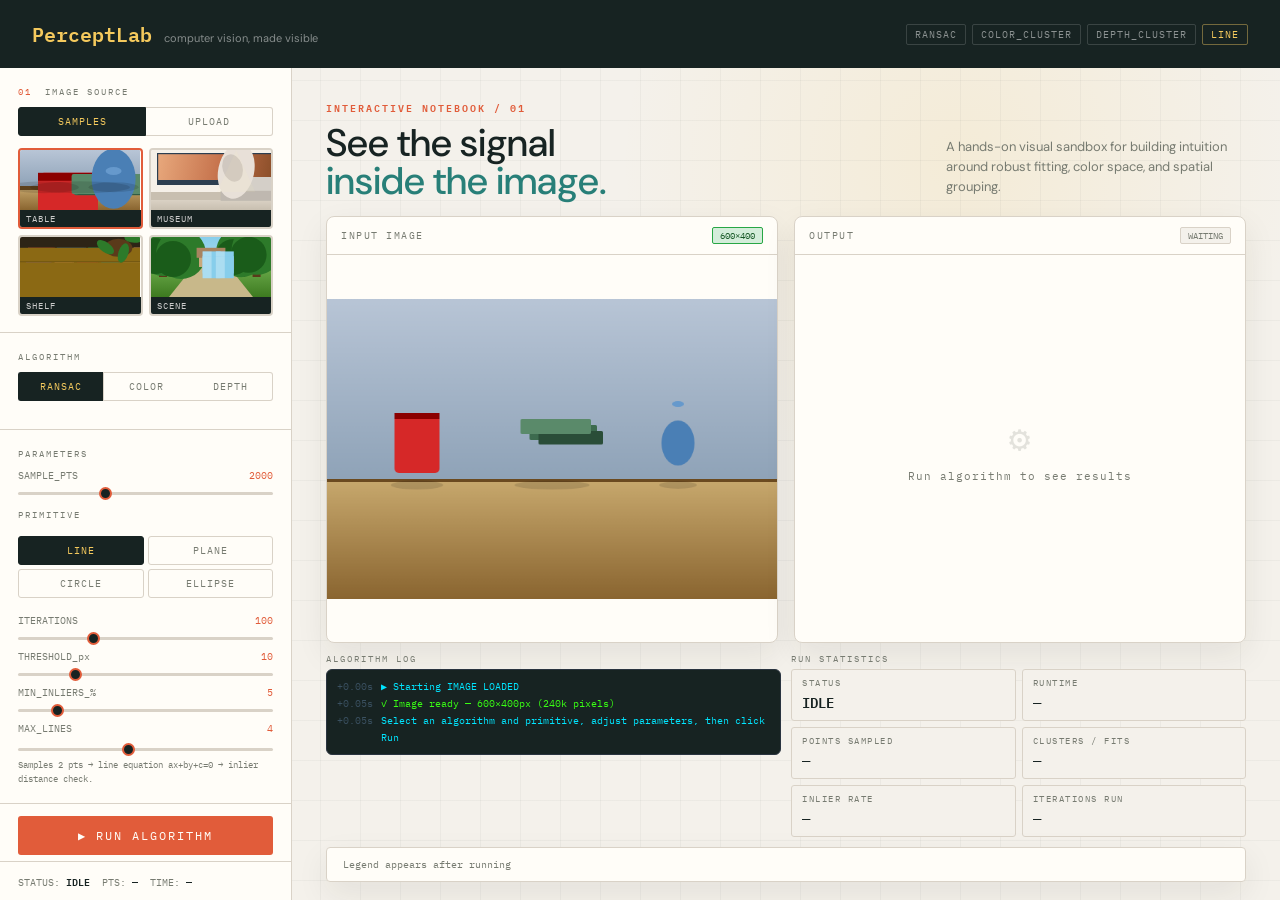
<file: index.html>
<!DOCTYPE html>
<html lang="en">
<head>
<meta charset="UTF-8">
<meta name="viewport" content="width=device-width, initial-scale=1.0">
<meta name="description" content="An interactive computer vision lab for understanding RANSAC, color clustering, and depth segmentation.">
<title>PerceptLab | Visual intuition for computer vision</title>
<link rel="stylesheet" href="style.css">
</head>
<body>

<header class="site-header">
  <div class="brand-lockup">
    <div class="logo">PerceptLab</div>
    <span class="brand-note">computer vision, made visible</span>
  </div>
  <div class="header-tags">
    <div class="tag">RANSAC</div>
    <div class="tag">COLOR_CLUSTER</div>
    <div class="tag">DEPTH_CLUSTER</div>
    <div class="tag" id="hdr-primitive" style="color:var(--highlight);border-color:rgba(255,209,102,0.4)">LINE</div>
  </div>
</header>

<div class="main">

  <!-- ── SIDEBAR ── -->
  <aside class="sidebar" aria-label="Experiment controls">

    <div class="sb-section">
      <div class="sb-label"><span>01</span> Image Source</div>
      <div class="img-source-tabs">
        <button class="isrc-tab active" data-src="samples">SAMPLES</button>
        <button class="isrc-tab" data-src="upload">UPLOAD</button>
      </div>

      <div id="panel-samples">
        <div class="sample-grid" id="sample-grid"></div>
      </div>

      <div id="panel-upload" style="display:none">
        <label for="file-input" style="display:block;cursor:pointer">
          <div class="upload-zone" id="upload-zone">
            <div class="icon">⬆</div>
            <strong style="font-size:13px">Click to browse</strong>
            <p>or drag &amp; drop an image</p>
          </div>
        </label>
        <input type="file" id="file-input" accept="image/*" style="display:none">
      </div>
    </div>

    <div class="sb-section">
      <div class="sb-label">Algorithm</div>
      <div class="algo-tabs">
        <button class="algo-tab active" data-algo="ransac">RANSAC</button>
        <button class="algo-tab" data-algo="color">COLOR</button>
        <button class="algo-tab" data-algo="depth">DEPTH</button>
      </div>
    </div>

    <div class="sb-section">
      <div class="sb-label">Parameters</div>
      <div class="ctrl-panels">

        <!-- RANSAC -->
        <div id="ctrl-ransac" class="show">
          <div class="ctrl-row has-tip" data-tip="Pixels randomly sampled from the image. More = accurate but slower.">
            <span class="ctrl-lbl">SAMPLE_PTS</span><span class="ctrl-val" id="v-spts">2000</span>
          </div>
          <input type="range" id="sl-spts" min="500" max="5000" step="100" value="2000">

          <div class="sb-label sub-label">PRIMITIVE</div>
          <div class="primitive-grid">
            <button class="prim-btn active" data-prim="line">LINE</button>
            <button class="prim-btn" data-prim="plane">PLANE</button>
            <button class="prim-btn" data-prim="circle">CIRCLE</button>
            <button class="prim-btn" data-prim="ellipse">ELLIPSE</button>
          </div>

          <div class="ctrl-row has-tip" style="margin-top:6px" data-tip="Random hypothesis samples per model. More = better chance of finding the true fit.">
            <span class="ctrl-lbl">ITERATIONS</span><span class="ctrl-val" id="v-iters">100</span>
          </div>
          <input type="range" id="sl-iters" min="20" max="300" value="100">
          <div class="ctrl-row has-tip" data-tip="Max distance (px) a point can be from the model and still count as an inlier. Lower = stricter fit.">
            <span class="ctrl-lbl">THRESHOLD_px</span><span class="ctrl-val" id="v-thresh">10</span>
          </div>
          <input type="range" id="sl-thresh" min="2" max="40" value="10">
          <div class="ctrl-row has-tip" data-tip="Min fraction of points that must agree with the model for it to be accepted.">
            <span class="ctrl-lbl">MIN_INLIERS_%</span><span class="ctrl-val" id="v-mininl">5</span>
          </div>
          <input type="range" id="sl-mininl" min="1" max="30" value="5">

          <div id="pp-line">
            <div class="ctrl-row has-tip" data-tip="Max lines to extract sequentially. Each line's inliers are removed before finding the next.">
              <span class="ctrl-lbl">MAX_LINES</span><span class="ctrl-val" id="v-planes">4</span>
            </div>
            <input type="range" id="sl-planes" min="1" max="8" value="4">
            <div class="sample-info" style="margin-top:2px">Samples 2 pts → line equation ax+by+c=0 → inlier distance check.</div>
          </div>
          <div id="pp-plane" style="display:none">
            <div class="ctrl-row has-tip" data-tip="Max planar regions to extract. Each region is suppressed before finding the next.">
              <span class="ctrl-lbl">MAX_PLANES</span><span class="ctrl-val" id="v-maxplanes">3</span>
            </div>
            <input type="range" id="sl-maxplanes" min="1" max="6" value="3">
            <div class="sample-info" style="margin-top:2px">Samples 3 pts → dominant flat band → draws convex hull of inliers.</div>
          </div>
          <div id="pp-circle" style="display:none">
            <div class="ctrl-row has-tip" data-tip="Max circles to find sequentially.">
              <span class="ctrl-lbl">MAX_CIRCLES</span><span class="ctrl-val" id="v-maxcircles">3</span>
            </div>
            <input type="range" id="sl-maxcircles" min="1" max="6" value="3">
            <div class="ctrl-row has-tip" data-tip="Circles smaller than this are rejected as noise.">
              <span class="ctrl-lbl">MIN_RADIUS_px</span><span class="ctrl-val" id="v-minr">15</span>
            </div>
            <input type="range" id="sl-minr" min="5" max="80" value="15">
            <div class="ctrl-row has-tip" data-tip="Circles larger than this are rejected.">
              <span class="ctrl-lbl">MAX_RADIUS_px</span><span class="ctrl-val" id="v-maxr">120</span>
            </div>
            <input type="range" id="sl-maxr" min="20" max="300" value="120">
            <div class="sample-info" style="margin-top:2px">Samples 3 pts → circumscribed circle → radial distance check.</div>
          </div>
          <div id="pp-ellipse" style="display:none">
            <div class="ctrl-row has-tip" data-tip="Max ellipses to fit sequentially.">
              <span class="ctrl-lbl">MAX_ELLIPSES</span><span class="ctrl-val" id="v-maxell">2</span>
            </div>
            <input type="range" id="sl-maxell" min="1" max="5" value="2">
            <div class="ctrl-row has-tip" data-tip="Min ratio of minor/major axis. 0.1 = very elongated allowed; 0.9 = near-circles only.">
              <span class="ctrl-lbl">ASPECT_RATIO</span><span class="ctrl-val" id="v-aspect">0.5</span>
            </div>
            <input type="range" id="sl-aspect" min="1" max="9" value="5">
            <div class="sample-info" style="margin-top:2px">Samples 5 pts → algebraic conic fit. Slower but handles tilted ellipses.</div>
          </div>
        </div>

        <!-- COLOR -->
        <div id="ctrl-color" style="display:none">
          <div class="ctrl-row has-tip" data-tip="Pixels sampled for clustering. More = finer result but slower.">
            <span class="ctrl-lbl">SAMPLE_PTS</span><span class="ctrl-val" id="v-spts2">3000</span>
          </div>
          <input type="range" id="sl-spts2" min="500" max="8000" step="100" value="3000">
          <div class="ctrl-row has-tip" data-tip="Number of color clusters K. K-Means++ seeds them spread across color space.">
            <span class="ctrl-lbl">K_CLUSTERS</span><span class="ctrl-val" id="v-k">6</span>
          </div>
          <input type="range" id="sl-k" min="2" max="12" value="6">
          <div class="ctrl-row has-tip" data-tip="Max K-Means iterations. Stops early on convergence.">
            <span class="ctrl-lbl">MAX_ITER</span><span class="ctrl-val" id="v-kmiter">25</span>
          </div>
          <input type="range" id="sl-kmiter" min="5" max="60" value="25">
          <div class="ctrl-row has-tip" data-tip="RGB: raw channels. LAB: perceptually uniform (best for photos). HSV: separates hue from brightness.">
            <span class="ctrl-lbl">COLOR_SPACE</span><span class="ctrl-val" id="v-cspace">RGB</span>
          </div>
          <div class="cspace-tabs">
            <button class="isrc-tab active" data-cspace="RGB">RGB</button>
            <button class="isrc-tab" data-cspace="LAB">LAB</button>
            <button class="isrc-tab" data-cspace="HSV">HSV</button>
          </div>
          <div class="sample-info" style="margin-top:4px">Groups pixels by color similarity. Centroid markers show spatial center of each cluster.</div>
        </div>

        <!-- DEPTH -->
        <div id="ctrl-depth" style="display:none">
          <div class="ctrl-row has-tip" data-tip="Pixels sampled. More = denser DBSCAN coverage.">
            <span class="ctrl-lbl">SAMPLE_PTS</span><span class="ctrl-val" id="v-spts3">3000</span>
          </div>
          <input type="range" id="sl-spts3" min="500" max="6000" step="100" value="3000">
          <div class="ctrl-row has-tip" data-tip="Depth layers to split the image into. More bins = finer depth resolution.">
            <span class="ctrl-lbl">DEPTH_BINS</span><span class="ctrl-val" id="v-dbins">6</span>
          </div>
          <input type="range" id="sl-dbins" min="2" max="12" value="6">
          <div class="ctrl-row has-tip" data-tip="DBSCAN neighborhood radius (px). Points within ε are considered neighbors.">
            <span class="ctrl-lbl">SPATIAL_ε_px</span><span class="ctrl-val" id="v-deps">20</span>
          </div>
          <input type="range" id="sl-deps" min="5" max="80" value="20">
          <div class="ctrl-row has-tip" data-tip="Min points to form a DBSCAN cluster core. Higher = sparser areas become noise.">
            <span class="ctrl-lbl">MIN_PTS</span><span class="ctrl-val" id="v-dmin">10</span>
          </div>
          <input type="range" id="sl-dmin" min="3" max="40" value="10">
          <div class="sample-info" style="margin-top:4px">Simulates depth from luminance (bright=near). Bins by depth, then DBSCAN within each bin.</div>
        </div>

      </div>
    </div>

    <button class="run-btn" id="btn-run" disabled>▶ RUN — load image first</button>

    <div class="status-bar">
      <span>STATUS: <span class="sv" id="s-status-mini">IDLE</span></span>
      <span>PTS: <span class="sv" id="s-pts-mini">—</span></span>
      <span>TIME: <span class="sv" id="s-time-mini">—</span></span>
    </div>
  </aside>

  <!-- ── CANVAS AREA ── -->
  <main class="canvas-area">
    <div class="workspace-intro">
      <div>
        <p class="eyebrow">INTERACTIVE NOTEBOOK / 01</p>
        <h1>See the signal<br><em>inside the image.</em></h1>
      </div>
      <p class="intro-copy">A hands-on visual sandbox for building intuition around robust fitting, color space, and spatial grouping.</p>
    </div>
    <div class="canvas-grid">
      <div class="canvas-panel">
        <div class="cp-header">
          <span class="cp-title">INPUT IMAGE</span>
          <span class="cp-badge" id="badge-in">NO IMAGE</span>
        </div>
        <div class="placeholder" id="ph-in">
          <div class="big">⬆</div>
          <div>Load a sample or upload an image</div>
        </div>
        <canvas id="c-input" style="display:none"></canvas>
      </div>
      <div class="canvas-panel">
        <div class="cp-header">
          <span class="cp-title" id="out-title">OUTPUT</span>
          <span class="cp-badge" id="badge-out">WAITING</span>
        </div>
        <div id="progress-wrap" class="progress-wrap" style="display:none">
          <div class="progress-bar" id="progress-bar"></div>
        </div>
        <div class="placeholder" id="ph-out">
          <div class="big">⚙</div>
          <div>Run algorithm to see results</div>
        </div>
        <canvas id="c-output" style="display:none"></canvas>
      </div>
    </div>

    <div class="log-area">
      <div>
        <div class="log-header">Algorithm Log</div>
        <div class="log-panel" id="log-panel">
          <div class="log-line">
            <span class="log-ts">+0.00s</span>
            <span class="log-info">PerceptLab ready. Load an image to begin.</span>
          </div>
        </div>
      </div>
      <div>
        <div class="log-header">Run Statistics</div>
        <div class="stats-grid">
          <div class="stat-cell"><div class="sk">Status</div><div class="sv2" id="s-status">IDLE</div></div>
          <div class="stat-cell"><div class="sk">Runtime</div><div class="sv2" id="s-time">—</div></div>
          <div class="stat-cell"><div class="sk">Points Sampled</div><div class="sv2" id="s-pts">—</div></div>
          <div class="stat-cell"><div class="sk">Clusters / Fits</div><div class="sv2" id="s-cl">—</div></div>
          <div class="stat-cell"><div class="sk">Inlier Rate</div><div class="sv2" id="s-inlrate">—</div></div>
          <div class="stat-cell"><div class="sk">Iterations Run</div><div class="sv2" id="s-iters">—</div></div>
        </div>
      </div>
    </div>

    <div class="legend-bar" id="legend">
      <span class="li" style="font-family:'IBM Plex Mono',monospace;font-size:10px">Legend appears after running</span>
    </div>
  </main>

</div>

<script src="scenes.js"></script>
<script src="algorithms.js"></script>
</body>
</html>
</file>
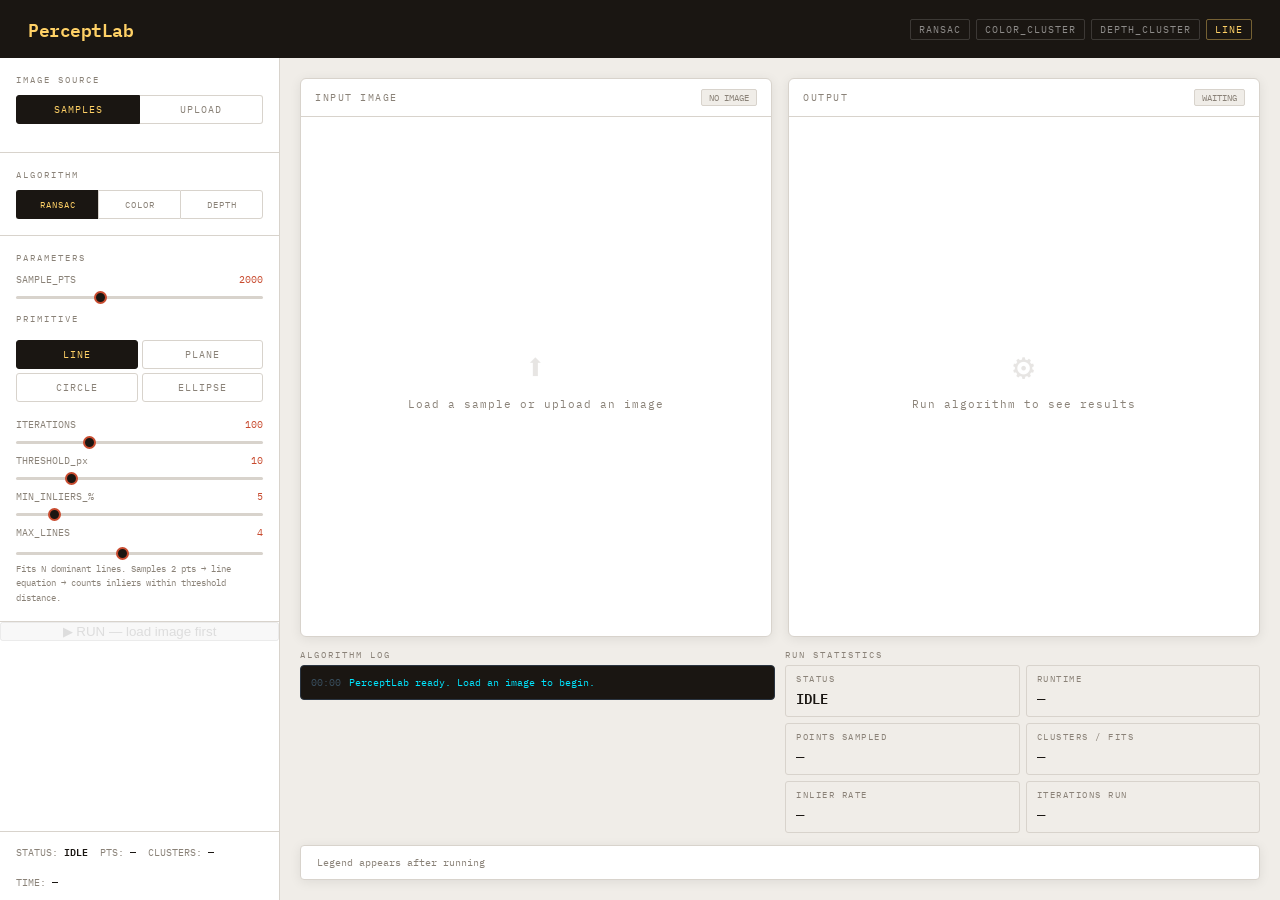
<file: robo.html>
<!DOCTYPE html>
<html lang="en">
<head>
<meta charset="UTF-8">
<meta name="viewport" content="width=device-width, initial-scale=1.0">
<title>PerceptLab</title>
<style>
@import url('https://fonts.googleapis.com/css2?family=IBM+Plex+Mono:wght@400;600&family=DM+Sans:wght@400;500;700&display=swap');

:root {
  --bg: #f0ede8;
  --panel: #ffffff;
  --border: #d8d3cc;
  --ink: #1a1612;
  --dim: #8a8278;
  --accent: #c84b2f;
  --accent2: #2f6fc8;
  --accent3: #2a8c4a;
  --highlight: #ffd166;
  --shadow: 0 2px 12px rgba(0,0,0,0.08);
}

* { box-sizing: border-box; margin: 0; padding: 0; }

body {
  background: var(--bg);
  color: var(--ink);
  font-family: 'DM Sans', sans-serif;
  min-height: 100vh;
  display: flex;
  flex-direction: column;
}

/* Subtle grid texture */
body::before {
  content: '';
  position: fixed; inset: 0;
  background-image:
    linear-gradient(rgba(0,0,0,0.03) 1px, transparent 1px),
    linear-gradient(90deg, rgba(0,0,0,0.03) 1px, transparent 1px);
  background-size: 32px 32px;
  pointer-events: none;
  z-index: 0;
}

header {
  position: relative; z-index: 1;
  display: flex; align-items: center; gap: 16px;
  padding: 14px 28px;
  background: var(--ink);
  color: #f0ede8;
}

.logo {
  font-family: 'IBM Plex Mono', monospace;
  font-size: 18px; font-weight: 600;
  letter-spacing: -0.5px;
  color: var(--highlight);
}

.logo span { color: #f0ede8; opacity: 0.5; }

.header-tags {
  display: flex; gap: 6px; margin-left: auto;
}

.tag {
  font-family: 'IBM Plex Mono', monospace;
  font-size: 10px; letter-spacing: 1px;
  padding: 3px 8px;
  border: 1px solid rgba(255,255,255,0.15);
  border-radius: 2px;
  color: rgba(255,255,255,0.5);
}

.main {
  position: relative; z-index: 1;
  display: grid;
  grid-template-columns: 280px 1fr;
  flex: 1;
  min-height: 0;
}

/* SIDEBAR */
.sidebar {
  background: var(--panel);
  border-right: 1px solid var(--border);
  display: flex; flex-direction: column;
  overflow-y: auto;
}

.sb-section {
  padding: 16px;
  border-bottom: 1px solid var(--border);
}

.sb-label {
  font-family: 'IBM Plex Mono', monospace;
  font-size: 9px; letter-spacing: 2px;
  color: var(--dim);
  text-transform: uppercase;
  margin-bottom: 10px;
}

/* Image source */
.img-source-tabs {
  display: flex; gap: 0;
  margin-bottom: 12px;
}
.isrc-tab {
  flex: 1; padding: 7px 0;
  font-family: 'IBM Plex Mono', monospace;
  font-size: 10px; letter-spacing: 1px;
  background: transparent;
  border: 1px solid var(--border);
  color: var(--dim);
  cursor: pointer;
  transition: all 0.12s;
}
.isrc-tab:first-child { border-radius: 3px 0 0 3px; }
.isrc-tab:last-child { border-radius: 0 3px 3px 0; border-left: none; }
.isrc-tab.active {
  background: var(--ink); color: var(--highlight);
  border-color: var(--ink);
}

.upload-zone {
  border: 2px dashed var(--border);
  border-radius: 4px;
  padding: 20px;
  text-align: center;
  cursor: pointer;
  transition: all 0.15s;
  background: var(--bg);
}
.upload-zone:hover, .upload-zone.drag { border-color: var(--accent); background: rgba(200,75,47,0.04); }
.upload-zone p { font-size: 12px; color: var(--dim); margin-top: 4px; }
.upload-zone .icon { font-size: 24px; }
#file-input { display: none; }

.sample-grid {
  display: grid; grid-template-columns: 1fr 1fr;
  gap: 6px;
}
.sample-btn {
  padding: 0; border: 2px solid var(--border);
  border-radius: 4px; overflow: hidden;
  cursor: pointer; background: none;
  transition: border-color 0.12s;
  position: relative;
}
.sample-btn:hover { border-color: var(--accent2); }
.sample-btn.active { border-color: var(--accent); }
.sample-btn canvas { display: block; width: 100%; height: 60px; }
.sample-btn .slabel {
  font-family: 'IBM Plex Mono', monospace;
  font-size: 9px; letter-spacing: 1px;
  padding: 3px 6px;
  background: var(--ink); color: #ccc;
  text-align: left;
}

/* Algo tabs */
.algo-tabs {
  display: flex; gap: 0;
}
.algo-tab {
  flex: 1; padding: 8px 4px;
  font-family: 'IBM Plex Mono', monospace;
  font-size: 9px; letter-spacing: 1px;
  background: transparent;
  border: 1px solid var(--border);
  color: var(--dim);
  cursor: pointer;
  transition: all 0.12s;
  text-align: center;
}
.algo-tab:not(:last-child) { border-right: none; }
.algo-tab:first-child { border-radius: 3px 0 0 3px; }
.algo-tab:last-child { border-radius: 0 3px 3px 0; }
.algo-tab.active { background: var(--ink); color: var(--highlight); border-color: var(--ink); }

/* Controls */
.ctrl-panels > div { display: none; }
.ctrl-panels > div.show { display: flex; flex-direction: column; gap: 10px; }

.ctrl-row {
  display: flex; align-items: center;
  justify-content: space-between; gap: 6px;
}
.ctrl-lbl {
  font-family: 'IBM Plex Mono', monospace;
  font-size: 10px; color: var(--dim);
  white-space: nowrap;
}
.ctrl-val {
  font-family: 'IBM Plex Mono', monospace;
  font-size: 10px; color: var(--accent);
  min-width: 30px; text-align: right;
}
input[type=range] {
  -webkit-appearance: none; width: 100%;
  height: 3px; background: var(--border);
  border-radius: 2px; outline: none;
}
input[type=range]::-webkit-slider-thumb {
  -webkit-appearance: none;
  width: 13px; height: 13px; border-radius: 50%;
  background: var(--ink); cursor: pointer;
  border: 2px solid var(--accent);
}

.sample-info {
  font-family: 'IBM Plex Mono', monospace;
  font-size: 9px; color: var(--dim);
  line-height: 1.6;
}

.prim-btn {
  padding: 7px 4px;
  font-family: 'IBM Plex Mono', monospace;
  font-size: 10px; letter-spacing: 1px;
  background: transparent;
  border: 1px solid var(--border);
  color: var(--dim);
  cursor: pointer;
  border-radius: 3px;
  transition: all 0.12s;
  text-align: center;
}
.prim-btn:hover { border-color: var(--accent2); color: var(--accent2); }
.prim-btn.active { background: var(--ink); color: var(--highlight); border-color: var(--ink); }

/* Tooltips */
.has-tip { position: relative; cursor: help; }
.has-tip::after {
  content: attr(data-tip);
  position: absolute; left: 0; top: calc(100% + 6px);
  background: var(--ink); color: #f0ede8;
  font-family: 'IBM Plex Mono', monospace; font-size: 10px;
  line-height: 1.5; padding: 7px 10px; border-radius: 3px;
  width: 200px; z-index: 100; pointer-events: none;
  opacity: 0; transition: opacity 0.15s;
  white-space: normal;
}
.has-tip:hover::after { opacity: 1; }

/* Progress bar */
.progress-wrap {
  height: 3px; background: var(--border); border-radius: 2px;
  overflow: hidden; margin-top: 2px;
}
.progress-bar {
  height: 100%; background: var(--accent);
  border-radius: 2px; width: 0%;
  transition: width 0.1s linear;
}

/* Log panel */
.log-panel {
  background: var(--ink); border-radius: 4px;
  font-family: 'IBM Plex Mono', monospace; font-size: 10px;
  color: #8a9aaa; overflow-y: auto; max-height: 130px;
  padding: 8px 10px; line-height: 1.7;
  border: 1px solid #2a3440;
}
.log-panel .log-line { display: flex; gap: 8px; }
.log-panel .log-ts  { color: #3a5060; flex-shrink: 0; }
.log-panel .log-ok  { color: #39ff14; }
.log-panel .log-info{ color: #00e5ff; }
.log-panel .log-warn{ color: #ffb300; }
.log-panel .log-iter{ color: #7a8a9a; }

/* Expanded stats grid */
.stats-grid {
  display: grid; grid-template-columns: 1fr 1fr;
  gap: 6px; padding: 12px 16px;
  background: var(--panel); border-top: 1px solid var(--border);
}
.stat-cell {
  background: var(--bg); border-radius: 3px;
  padding: 7px 10px; border: 1px solid var(--border);
}
.stat-cell .sk {
  font-family: 'IBM Plex Mono', monospace;
  font-size: 9px; letter-spacing: 1.5px; color: var(--dim);
  text-transform: uppercase; margin-bottom: 2px;
}
.stat-cell .sv2 {
  font-family: 'IBM Plex Mono', monospace;
  font-size: 14px; font-weight: 600; color: var(--ink);
}
.stat-cell .sv2.good { color: var(--accent3); }
.stat-cell .sv2.warn { color: var(--accent); }

/* Canvas area — add log row */
.canvas-area {
  display: grid;
  grid-template-rows: 1fr auto auto;
  min-height: 0;
  padding: 16px 20px 12px;
  gap: 10px;
  background: var(--bg);
}

.log-area {
  display: grid; grid-template-columns: 1fr 1fr;
  gap: 10px;
}
.log-header {
  font-family: 'IBM Plex Mono', monospace;
  font-size: 9px; letter-spacing: 2px; color: var(--dim);
  margin-bottom: 5px; text-transform: uppercase;
}

  margin: 12px 16px 0;
  width: calc(100% - 32px);
  padding: 12px;
  background: var(--ink);
  color: var(--highlight);
  border: none;
  font-family: 'IBM Plex Mono', monospace;
  font-size: 12px; letter-spacing: 2px;
  cursor: pointer;
  border-radius: 3px;
  transition: all 0.15s;
}
.run-btn:hover { background: var(--accent); color: white; }
.run-btn:disabled { opacity: 0.4; cursor: not-allowed; }

/* Status */
.status-bar {
  padding: 10px 16px;
  font-family: 'IBM Plex Mono', monospace;
  font-size: 10px; color: var(--dim);
  border-top: 1px solid var(--border);
  display: flex; flex-wrap: wrap; gap: 12px;
  margin-top: auto;
}
.sv { color: var(--ink); font-weight: 600; }

/* CANVAS AREA */
.canvas-area {
  display: grid;
  grid-template-rows: 1fr auto;
  min-height: 0;
  padding: 20px;
  gap: 12px;
  background: var(--bg);
}

.canvas-grid {
  display: grid;
  grid-template-columns: 1fr 1fr;
  gap: 16px;
  min-height: 0;
}

.canvas-panel {
  background: var(--panel);
  border: 1px solid var(--border);
  border-radius: 6px;
  box-shadow: var(--shadow);
  display: flex; flex-direction: column;
  overflow: hidden;
}

.cp-header {
  padding: 10px 14px;
  border-bottom: 1px solid var(--border);
  display: flex; align-items: center;
  justify-content: space-between;
}

.cp-title {
  font-family: 'IBM Plex Mono', monospace;
  font-size: 10px; letter-spacing: 1.5px;
  color: var(--dim); text-transform: uppercase;
}

.cp-badge {
  font-family: 'IBM Plex Mono', monospace;
  font-size: 9px; padding: 2px 7px;
  border-radius: 2px;
  background: var(--bg);
  color: var(--dim);
  border: 1px solid var(--border);
}

.cp-badge.running { background: #fff3cd; color: #856404; border-color: #ffc107; animation: pulse 0.8s infinite; }
.cp-badge.done { background: #d4edda; color: #155724; border-color: #28a745; }

@keyframes pulse { 0%,100%{opacity:1} 50%{opacity:0.5} }

canvas { display: block; width: 100%; height: 100%; object-fit: contain; flex: 1; min-height: 0; }

.placeholder {
  flex: 1; display: flex; flex-direction: column;
  align-items: center; justify-content: center;
  gap: 8px; color: var(--dim);
  font-family: 'IBM Plex Mono', monospace; font-size: 11px;
  letter-spacing: 1px;
}
.placeholder .big { font-size: 36px; opacity: 0.2; }

/* Legend */
.legend-bar {
  background: var(--panel);
  border: 1px solid var(--border);
  border-radius: 4px;
  padding: 10px 16px;
  display: flex; flex-wrap: wrap; gap: 10px;
  box-shadow: var(--shadow);
}
.li {
  display: flex; align-items: center; gap: 6px;
  font-family: 'IBM Plex Mono', monospace; font-size: 10px;
  color: var(--dim);
}
.li-dot {
  width: 10px; height: 10px; border-radius: 50%; flex-shrink: 0;
}
</style>
</head>
<body>

<header>
  <div class="logo">PerceptLab</div>
  <div class="header-tags">
    <div class="tag">RANSAC</div>
    <div class="tag">COLOR_CLUSTER</div>
    <div class="tag">DEPTH_CLUSTER</div>
    <div class="tag" id="hdr-primitive" style="color:var(--highlight);border-color:rgba(255,209,102,0.4)">LINE</div>
  </div>
</header>

<div class="main">
  <!-- SIDEBAR -->
  <div class="sidebar">

    <!-- Image Source -->
    <div class="sb-section">
      <div class="sb-label">Image Source</div>
      <div class="img-source-tabs">
        <button class="isrc-tab active" data-src="samples">SAMPLES</button>
        <button class="isrc-tab" data-src="upload">UPLOAD</button>
      </div>

      <div id="panel-samples">
        <div class="sample-grid" id="sample-grid"></div>
      </div>

      <div id="panel-upload" style="display:none">
        <div class="upload-zone" id="upload-zone">
          <div class="icon">⬆</div>
          <strong style="font-size:13px">Drop image here</strong>
          <p>or click to browse</p>
        </div>
        <input type="file" id="file-input" accept="image/*">
      </div>
    </div>

    <!-- Algorithm -->
    <div class="sb-section">
      <div class="sb-label">Algorithm</div>
      <div class="algo-tabs">
        <button class="algo-tab active" data-algo="ransac">RANSAC</button>
        <button class="algo-tab" data-algo="color">COLOR</button>
        <button class="algo-tab" data-algo="depth">DEPTH</button>
      </div>
    </div>

    <!-- Controls -->
    <div class="sb-section">
      <div class="sb-label">Parameters</div>
      <div class="ctrl-panels">

        <div id="ctrl-ransac" class="show">
          <!-- Shared sample pts -->
          <div class="ctrl-row"><span class="ctrl-lbl">SAMPLE_PTS</span><span class="ctrl-val" id="v-spts">2000</span></div>
          <input type="range" id="sl-spts" min="500" max="5000" step="100" value="2000">

          <!-- Primitive selector -->
          <div class="sb-label" style="margin-top:4px;margin-bottom:6px">PRIMITIVE</div>
          <div style="display:grid;grid-template-columns:1fr 1fr;gap:4px" id="primitive-btns">
            <button class="prim-btn active" data-prim="line">LINE</button>
            <button class="prim-btn" data-prim="plane">PLANE</button>
            <button class="prim-btn" data-prim="circle">CIRCLE</button>
            <button class="prim-btn" data-prim="ellipse">ELLIPSE</button>
          </div>

          <!-- Shared RANSAC params -->
          <div class="ctrl-row" style="margin-top:6px"><span class="ctrl-lbl">ITERATIONS</span><span class="ctrl-val" id="v-iters">100</span></div>
          <input type="range" id="sl-iters" min="20" max="300" value="100">
          <div class="ctrl-row"><span class="ctrl-lbl">THRESHOLD_px</span><span class="ctrl-val" id="v-thresh">10</span></div>
          <input type="range" id="sl-thresh" min="2" max="40" value="10">
          <div class="ctrl-row"><span class="ctrl-lbl">MIN_INLIERS_%</span><span class="ctrl-val" id="v-mininl">5</span></div>
          <input type="range" id="sl-mininl" min="1" max="30" value="5">

          <!-- Per-primitive params -->
          <div id="pp-line">
            <div class="ctrl-row"><span class="ctrl-lbl">MAX_LINES</span><span class="ctrl-val" id="v-planes">4</span></div>
            <input type="range" id="sl-planes" min="1" max="8" value="4">
            <div class="sample-info" style="margin-top:2px">Fits N dominant lines. Samples 2 pts → line equation → counts inliers within threshold distance.</div>
          </div>
          <div id="pp-plane" style="display:none">
            <div class="ctrl-row"><span class="ctrl-lbl">MAX_PLANES</span><span class="ctrl-val" id="v-maxplanes">3</span></div>
            <input type="range" id="sl-maxplanes" min="1" max="6" value="3">
            <div class="sample-info" style="margin-top:2px">Projects 2D homography. Samples 4 point correspondences to estimate dominant flat surface regions.</div>
          </div>
          <div id="pp-circle" style="display:none">
            <div class="ctrl-row"><span class="ctrl-lbl">MAX_CIRCLES</span><span class="ctrl-val" id="v-maxcircles">3</span></div>
            <input type="range" id="sl-maxcircles" min="1" max="6" value="3">
            <div class="ctrl-row"><span class="ctrl-lbl">MIN_RADIUS_px</span><span class="ctrl-val" id="v-minr">15</span></div>
            <input type="range" id="sl-minr" min="5" max="80" value="15">
            <div class="ctrl-row"><span class="ctrl-lbl">MAX_RADIUS_px</span><span class="ctrl-val" id="v-maxr">120</span></div>
            <input type="range" id="sl-maxr" min="20" max="300" value="120">
            <div class="sample-info" style="margin-top:2px">Samples 3 pts → unique circumscribed circle → counts inliers within radial threshold.</div>
          </div>
          <div id="pp-ellipse" style="display:none">
            <div class="ctrl-row"><span class="ctrl-lbl">MAX_ELLIPSES</span><span class="ctrl-val" id="v-maxell">2</span></div>
            <input type="range" id="sl-maxell" min="1" max="5" value="2">
            <div class="ctrl-row"><span class="ctrl-lbl">ASPECT_RATIO</span><span class="ctrl-val" id="v-aspect">0.5</span></div>
            <input type="range" id="sl-aspect" min="1" max="9" value="5">
            <div class="sample-info" style="margin-top:2px">Samples 5 pts → fits general conic/ellipse. Threshold = algebraic distance. Slower but powerful.</div>
          </div>
        </div>

        <div id="ctrl-color" style="display:none">
          <div class="ctrl-row has-tip" data-tip="How many pixels to sample from the image as color data points. More = finer clusters but slower K-Means."><span class="ctrl-lbl">SAMPLE_PTS</span><span class="ctrl-val" id="v-spts2">3000</span></div>
          <input type="range" id="sl-spts2" min="500" max="8000" step="100" value="3000">
          <div class="ctrl-row has-tip" data-tip="Number of color clusters K. K-Means++ will initialize them spread across color space, then iterate to convergence."><span class="ctrl-lbl">K_CLUSTERS</span><span class="ctrl-val" id="v-k">6</span></div>
          <input type="range" id="sl-k" min="2" max="12" value="6">
          <div class="ctrl-row has-tip" data-tip="Maximum K-Means iterations. Stops early if centroids converge. Higher = more accurate but diminishing returns."><span class="ctrl-lbl">MAX_ITER</span><span class="ctrl-val" id="v-kmiter">25</span></div>
          <input type="range" id="sl-kmiter" min="5" max="60" value="25">
          <div class="ctrl-row has-tip" data-tip="RGB: raw channels. LAB: perceptually uniform (recommended for natural images). HSV: separates hue from brightness."><span class="ctrl-lbl">COLOR_SPACE</span><span class="ctrl-val" id="v-cspace">RGB</span></div>
          <div style="display:flex;gap:4px;margin-top:2px">
            <button class="isrc-tab active" style="flex:1;font-size:9px;padding:5px" data-cspace="RGB">RGB</button>
            <button class="isrc-tab" style="flex:1;font-size:9px;padding:5px" data-cspace="LAB">LAB</button>
            <button class="isrc-tab" style="flex:1;font-size:9px;padding:5px" data-cspace="HSV">HSV</button>
          </div>
          <div class="sample-info" style="margin-top:4px">
            Groups pixels by color similarity using K-Means++. Each cluster gets a unique overlay color. Centroid markers show spatial center of each cluster.
          </div>
        </div>

        <div id="ctrl-depth" style="display:none">
          <div class="ctrl-row has-tip" data-tip="How many pixels to sample. More points = denser clusters and better DBSCAN coverage."><span class="ctrl-lbl">SAMPLE_PTS</span><span class="ctrl-val" id="v-spts3">3000</span></div>
          <input type="range" id="sl-spts3" min="500" max="6000" step="100" value="3000">
          <div class="ctrl-row has-tip" data-tip="Number of depth layers to stratify the image into before running DBSCAN. More bins = finer depth resolution."><span class="ctrl-lbl">DEPTH_BINS</span><span class="ctrl-val" id="v-dbins">6</span></div>
          <input type="range" id="sl-dbins" min="2" max="12" value="6">
          <div class="ctrl-row has-tip" data-tip="DBSCAN neighborhood radius (pixels). Points within ε of each other are considered neighbors. Larger = bigger, fewer clusters."><span class="ctrl-lbl">SPATIAL_ε_px</span><span class="ctrl-val" id="v-deps">20</span></div>
          <input type="range" id="sl-deps" min="5" max="80" value="20">
          <div class="ctrl-row has-tip" data-tip="Minimum points in a neighborhood to form a cluster core. Higher = noisier areas become 'noise' rather than clusters."><span class="ctrl-lbl">MIN_PTS</span><span class="ctrl-val" id="v-dmin">10</span></div>
          <input type="range" id="sl-dmin" min="3" max="40" value="10">
          <div class="sample-info" style="margin-top:4px">
            Simulates depth from luminance (bright=near, dark=far). Stratifies into depth bins, runs DBSCAN spatially within each bin.
          </div>
        </div>

      </div>
    </div>

    <button class="run-btn" id="btn-run" disabled>▶ RUN — load image first</button>

    <div class="status-bar" id="status-bar">
      <span>STATUS: <span class="sv" id="s-status">IDLE</span></span>
      <span>PTS: <span class="sv" id="s-pts">—</span></span>
      <span>CLUSTERS: <span class="sv" id="s-cl">—</span></span>
      <span>TIME: <span class="sv" id="s-time">—</span></span>
    </div>
  </div>

  <!-- CANVAS AREA -->
  <div class="canvas-area">
    <div class="canvas-grid">
      <div class="canvas-panel">
        <div class="cp-header">
          <span class="cp-title">INPUT IMAGE</span>
          <span class="cp-badge" id="badge-in">NO IMAGE</span>
        </div>
        <div class="placeholder" id="ph-in">
          <div class="big">⬆</div>
          <div>Load a sample or upload an image</div>
        </div>
        <canvas id="c-input" style="display:none"></canvas>
      </div>
      <div class="canvas-panel">
        <div class="cp-header">
          <span class="cp-title" id="out-title">OUTPUT</span>
          <span class="cp-badge" id="badge-out">WAITING</span>
        </div>
        <div id="progress-wrap" class="progress-wrap" style="margin:0;border-radius:0;display:none"><div class="progress-bar" id="progress-bar"></div></div>
        <div class="placeholder" id="ph-out">
          <div class="big">⚙</div>
          <div>Run algorithm to see results</div>
        </div>
        <canvas id="c-output" style="display:none"></canvas>
      </div>
    </div>

    <!-- Log + stats row -->
    <div class="log-area">
      <div>
        <div class="log-header">Algorithm Log</div>
        <div class="log-panel" id="log-panel">
          <div class="log-line"><span class="log-ts">00:00</span><span class="log-info">PerceptLab ready. Load an image to begin.</span></div>
        </div>
      </div>
      <div>
        <div class="log-header">Run Statistics</div>
        <div class="stats-grid" style="padding:0;background:transparent;border:none">
          <div class="stat-cell"><div class="sk">Status</div><div class="sv2" id="s-status">IDLE</div></div>
          <div class="stat-cell"><div class="sk">Runtime</div><div class="sv2" id="s-time">—</div></div>
          <div class="stat-cell"><div class="sk">Points Sampled</div><div class="sv2" id="s-pts">—</div></div>
          <div class="stat-cell"><div class="sk">Clusters / Fits</div><div class="sv2" id="s-cl">—</div></div>
          <div class="stat-cell"><div class="sk">Inlier Rate</div><div class="sv2" id="s-inlrate">—</div></div>
          <div class="stat-cell"><div class="sk">Iterations Run</div><div class="sv2" id="s-iters">—</div></div>
        </div>
      </div>
    </div>

    <div class="legend-bar" id="legend">
      <span class="li" style="color:var(--dim);font-family:'IBM Plex Mono',monospace;font-size:10px">Legend appears after running</span>
    </div>
  </div>
</div>

<script>
// =====================================================================
// GLOBALS
// =====================================================================
const COLORS = [
  '#e63946','#2a9d8f','#e9c46a','#457b9d','#a8dadc',
  '#f4a261','#264653','#e76f51','#06d6a0','#118ab2',
  '#ffd166','#9b5de5'
];

let loadedImage = null;    // ImageData from loaded image
let currentAlgo = 'ransac';
let currentCspace = 'RGB';
let sampledPoints = [];    // {x, y, r, g, b, depth}

const cInput  = document.getElementById('c-input');
const cOutput = document.getElementById('c-output');
const ctxIn   = cInput.getContext('2d');
const ctxOut  = cOutput.getContext('2d');

// =====================================================================
// SYNTHETIC SAMPLE IMAGE GENERATION
// =====================================================================
const SAMPLES = [
  { name: 'TABLE', fn: genTable },
  { name: 'MUSEUM', fn: genMuseum },
  { name: 'SHELF', fn: genShelf },
  { name: 'SCENE', fn: genScene },
];

function genTable(ctx, w, h) {
  // Background wall
  const wall = ctx.createLinearGradient(0,0,0,h*0.6);
  wall.addColorStop(0, '#b8c5d6'); wall.addColorStop(1, '#8fa3b8');
  ctx.fillStyle = wall; ctx.fillRect(0, 0, w, h*0.62);

  // Table surface
  const tbl = ctx.createLinearGradient(0,h*0.6,0,h);
  tbl.addColorStop(0,'#c8a96e'); tbl.addColorStop(1,'#8a6530');
  ctx.fillStyle = tbl; ctx.fillRect(0, h*0.6, w, h*0.4);

  // Table edge line
  ctx.fillStyle = '#6b4a20'; ctx.fillRect(0, h*0.6, w, 4);

  // Objects on table
  // Mug
  ctx.fillStyle = '#d62828'; roundRect(ctx, w*0.15, h*0.38, 60, 80, 6);
  ctx.fillStyle = '#8b0000'; ctx.fillRect(w*0.15, h*0.38, 60, 8);
  // Book stack
  ctx.fillStyle = '#3d6b4f'; roundRect(ctx, w*0.45, h*0.42, 90, 20, 2);
  ctx.fillStyle = '#2a4d38'; roundRect(ctx, w*0.47, h*0.44, 86, 18, 2);
  ctx.fillStyle = '#5a8a6a'; roundRect(ctx, w*0.43, h*0.40, 94, 20, 2);
  // Vase
  ctx.fillStyle = '#4a7fb5';
  ctx.beginPath(); ctx.ellipse(w*0.78, h*0.48, 22, 30, 0, 0, Math.PI*2); ctx.fill();
  ctx.fillStyle = '#6699cc';
  ctx.beginPath(); ctx.ellipse(w*0.78, h*0.35, 8, 4, 0, 0, Math.PI*2); ctx.fill();
  // Shadow under objects
  ctx.fillStyle = 'rgba(0,0,0,0.12)';
  ctx.beginPath(); ctx.ellipse(w*0.2, h*0.62, 35, 6, 0, 0, Math.PI*2); ctx.fill();
  ctx.beginPath(); ctx.ellipse(w*0.5, h*0.62, 50, 6, 0, 0, Math.PI*2); ctx.fill();
  ctx.beginPath(); ctx.ellipse(w*0.78, h*0.62, 25, 5, 0, 0, Math.PI*2); ctx.fill();
}

function genMuseum(ctx, w, h) {
  // Marble floor
  const floor = ctx.createLinearGradient(0,h*0.7,0,h);
  floor.addColorStop(0,'#e8e0d4'); floor.addColorStop(1,'#c8bfb0');
  ctx.fillStyle = floor; ctx.fillRect(0,h*0.7,w,h*0.3);
  // Wall
  ctx.fillStyle = '#f5f0e8'; ctx.fillRect(0,0,w,h*0.72);
  // Baseboard
  ctx.fillStyle = '#c8bfb0'; ctx.fillRect(0,h*0.7,w,8);

  // Painting 1
  ctx.fillStyle = '#2c3e50'; ctx.fillRect(w*0.05, h*0.05, 140, 5); // frame top
  ctx.fillStyle = '#2c3e50'; ctx.fillRect(w*0.05, h*0.5, 140, 5);
  ctx.fillStyle = '#2c3e50'; ctx.fillRect(w*0.05, h*0.05, 5, h*0.45+5);
  ctx.fillStyle = '#2c3e50'; ctx.fillRect(w*0.05+135, h*0.05, 5, h*0.45+5);
  const pg = ctx.createLinearGradient(w*0.06, h*0.06, w*0.05+130, h*0.49);
  pg.addColorStop(0,'#e8a87c'); pg.addColorStop(0.5,'#c4704a'); pg.addColorStop(1,'#7a4520');
  ctx.fillStyle = pg; ctx.fillRect(w*0.06, h*0.07, 130, h*0.43);

  // Pedestal with sculpture
  ctx.fillStyle = '#d4cfc8'; ctx.fillRect(w*0.6, h*0.45, 100, h*0.25);
  ctx.fillStyle = '#bfb8b0'; ctx.fillRect(w*0.58, h*0.68, 104, 10);
  // Sculpture (abstract shapes)
  ctx.fillStyle = '#e8e0d8';
  ctx.beginPath(); ctx.ellipse(w*0.71, h*0.35, 18, 28, 0.2, 0, Math.PI*2); ctx.fill();
  ctx.fillStyle = '#d0c8c0';
  ctx.beginPath(); ctx.ellipse(w*0.68, h*0.3, 10, 14, -0.3, 0, Math.PI*2); ctx.fill();

  // Spotlight cone
  ctx.fillStyle = 'rgba(255,240,180,0.08)';
  ctx.beginPath(); ctx.moveTo(w*0.71, 0); ctx.lineTo(w*0.55, h*0.7); ctx.lineTo(w*0.87, h*0.7); ctx.closePath(); ctx.fill();
}

function genShelf(ctx, w, h) {
  // Background
  ctx.fillStyle = '#2d2416'; ctx.fillRect(0,0,w,h);
  // Shelf boards
  const shelves = [h*0.18, h*0.42, h*0.65, h*0.88];
  shelves.forEach(sy => {
    ctx.fillStyle = '#8B6914'; ctx.fillRect(0, sy, w, 14);
    ctx.fillStyle = '#6b4f0e'; ctx.fillRect(0, sy+14, w, 3);
  });
  // Books between shelves
  const bookColors = ['#c84b2f','#457b9d','#2a8c4a','#9b5de5','#f4a261','#e63946','#2a9d8f','#e9c46a'];
  let bx = 8;
  for (let i = 0; i < 8; i++) {
    const bw = 18 + Math.random()*14;
    const bh = (shelves[1]-shelves[0]-14) * (0.5+Math.random()*0.5);
    ctx.fillStyle = bookColors[i % bookColors.length];
    ctx.fillRect(bx, shelves[0]-bh, bw, bh);
    ctx.fillStyle = 'rgba(0,0,0,0.2)';
    ctx.fillRect(bx+bw-2, shelves[0]-bh, 2, bh);
    bx += bw + 2;
  }
  bx = 6;
  for (let i = 0; i < 9; i++) {
    const bw = 16 + Math.random()*16;
    const bh = (shelves[2]-shelves[1]-14) * (0.4+Math.random()*0.55);
    ctx.fillStyle = bookColors[(i+3) % bookColors.length];
    ctx.fillRect(bx, shelves[1]-bh, bw, bh);
    ctx.fillStyle = 'rgba(0,0,0,0.15)';
    ctx.fillRect(bx+bw-2, shelves[1]-bh, 2, bh);
    bx += bw + 3;
  }
  // Plant on top shelf
  ctx.fillStyle = '#5a3a1a';
  ctx.beginPath(); ctx.ellipse(w*0.82, shelves[0], 14, 9, 0, 0, Math.PI*2); ctx.fill();
  ctx.fillStyle = '#2d7a2a';
  for (let i = 0; i < 5; i++) {
    const a = (i/5)*Math.PI*2;
    ctx.beginPath(); ctx.ellipse(w*0.82+Math.cos(a)*16, shelves[0]-Math.sin(a)*16-10, 10, 5, a, 0, Math.PI*2); ctx.fill();
  }
}

function genScene(ctx, w, h) {
  // Sky
  const sky = ctx.createLinearGradient(0,0,0,h*0.5);
  sky.addColorStop(0,'#87ceeb'); sky.addColorStop(1,'#b0d8f0');
  ctx.fillStyle = sky; ctx.fillRect(0,0,w,h*0.5);
  // Ground
  const gnd = ctx.createLinearGradient(0,h*0.5,0,h);
  gnd.addColorStop(0,'#6aaa4a'); gnd.addColorStop(1,'#3d7a20');
  ctx.fillStyle = gnd; ctx.fillRect(0,h*0.5,w,h*0.5);
  // Path
  ctx.fillStyle = '#c8b88a';
  ctx.beginPath(); ctx.moveTo(w*0.35,h*0.5); ctx.lineTo(w*0.65,h*0.5); ctx.lineTo(w*0.85,h); ctx.lineTo(w*0.15,h); ctx.closePath(); ctx.fill();
  // Trees
  [[0.1,0.4],[0.25,0.45],[0.75,0.42],[0.88,0.38]].forEach(([fx,fy]) => {
    ctx.fillStyle = '#5a3a1a'; ctx.fillRect(fx*w-4, fy*h, 8, h*(0.5-fy)+10);
    ctx.fillStyle = '#2d7a2a';
    ctx.beginPath(); ctx.arc(fx*w, fy*h-10, 25, 0, Math.PI*2); ctx.fill();
    ctx.fillStyle = '#1a5c1a';
    ctx.beginPath(); ctx.arc(fx*w-8, fy*h-5, 18, 0, Math.PI*2); ctx.fill();
  });
  // Building
  ctx.fillStyle = '#c8a87a'; ctx.fillRect(w*0.4, h*0.2, w*0.2, h*0.3);
  ctx.fillStyle = '#a88460'; ctx.fillRect(w*0.38, h*0.18, w*0.24, 10);
  ctx.fillStyle = '#6b4a20'; ctx.fillRect(w*0.46, h*0.36, 28, h*0.14+2);
  [[0.43,0.24],[0.54,0.24],[0.43,0.32],[0.54,0.32]].forEach(([fx,fy]) => {
    ctx.fillStyle = '#87ceeb'; ctx.fillRect(fx*w, fy*h, 18, 22);
    ctx.fillStyle = 'rgba(255,255,255,0.3)'; ctx.fillRect(fx*w,fy*h,9,22);
  });
}

function roundRect(ctx, x, y, w, h, r) {
  ctx.beginPath();
  ctx.moveTo(x+r, y);
  ctx.lineTo(x+w-r, y); ctx.arcTo(x+w, y, x+w, y+r, r);
  ctx.lineTo(x+w, y+h-r); ctx.arcTo(x+w, y+h, x+w-r, y+h, r);
  ctx.lineTo(x+r, y+h); ctx.arcTo(x, y+h, x, y+h-r, r);
  ctx.lineTo(x, y+r); ctx.arcTo(x, y, x+r, y, r);
  ctx.closePath(); ctx.fill();
}

// Build sample thumbnails
function buildSamples() {
  const grid = document.getElementById('sample-grid');
  SAMPLES.forEach((s, si) => {
    const btn = document.createElement('button');
    btn.className = 'sample-btn';
    const tn = document.createElement('canvas');
    tn.width = 120; tn.height = 60;
    const tc = tn.getContext('2d');
    s.fn(tc, 120, 60);
    const lbl = document.createElement('div');
    lbl.className = 'slabel'; lbl.textContent = s.name;
    btn.appendChild(tn); btn.appendChild(lbl);
    btn.addEventListener('click', () => {
      document.querySelectorAll('.sample-btn').forEach(b => b.classList.remove('active'));
      btn.classList.add('active');
      loadSample(si);
    });
    grid.appendChild(btn);
    s._canvas = tn;
  });
}

function loadSample(idx) {
  const S = SAMPLES[idx];
  const oc = document.createElement('canvas');
  oc.width = 600; oc.height = 400;
  S.fn(oc.getContext('2d'), 600, 400);
  setImage(oc);
}

// =====================================================================
// IMAGE LOADING
// =====================================================================
function setImage(sourceCanvas) {
  const W = sourceCanvas.width, H = sourceCanvas.height;
  cInput.width = W; cInput.height = H;
  ctxIn.drawImage(sourceCanvas, 0, 0);
  loadedImage = ctxIn.getImageData(0, 0, W, H);

  document.getElementById('ph-in').style.display = 'none';
  cInput.style.display = 'block';
  document.getElementById('badge-in').textContent = `${W}×${H}`;
  document.getElementById('badge-in').className = 'cp-badge done';
  document.getElementById('btn-run').disabled = false;
  document.getElementById('btn-run').textContent = '▶ RUN ALGORITHM';
  document.getElementById('s-pts').textContent = '—';
  LOG.start('IMAGE LOADED');
  LOG.ok(`Image ready — ${W}×${H}px (${(W*H/1000).toFixed(0)}k pixels)`);
  LOG.info('Select an algorithm and primitive, adjust parameters, then click Run');

  // Reset output
  document.getElementById('ph-out').style.display = 'flex';
  cOutput.style.display = 'none';
  document.getElementById('badge-out').textContent = 'WAITING';
  document.getElementById('badge-out').className = 'cp-badge';
  setLegend([]);
}

function loadImageFile(file) {
  const url = URL.createObjectURL(file);
  const img = new Image();
  img.onload = () => {
    const oc = document.createElement('canvas');
    const maxW = 800, maxH = 600;
    let w = img.width, h = img.height;
    if (w > maxW) { h = h*(maxW/w); w = maxW; }
    if (h > maxH) { w = w*(maxH/h); h = maxH; }
    oc.width = Math.round(w); oc.height = Math.round(h);
    oc.getContext('2d').drawImage(img, 0, 0, oc.width, oc.height);
    setImage(oc);
    URL.revokeObjectURL(url);
  };
  img.src = url;
}

// =====================================================================
// POINT SAMPLING
// =====================================================================
function samplePoints(n) {
  if (!loadedImage) return [];
  const {data, width, height} = loadedImage;
  const pts = [];
  // Stratified sampling
  const step = Math.max(1, Math.floor(Math.sqrt(width * height / n)));
  for (let y = 0; y < height; y += step) {
    for (let x = 0; x < width; x += step) {
      const i = (y * width + x) * 4;
      const r = data[i], g = data[i+1], b = data[i+2];
      // Luminance as simulated depth (brighter = closer)
      const lum = 0.299*r + 0.587*g + 0.114*b;
      // Add slight jitter
      const jx = x + (Math.random()-0.5)*step;
      const jy = y + (Math.random()-0.5)*step;
      pts.push({ x: jx, y: jy, r, g, b, depth: lum });
    }
  }
  // Shuffle and cap
  for (let i = pts.length-1; i > 0; i--) {
    const j = Math.floor(Math.random()*(i+1));
    [pts[i],pts[j]] = [pts[j],pts[i]];
  }
  return pts.slice(0, n);
}

// =====================================================================
// COLOR SPACE CONVERSION
// =====================================================================
function toColorSpace(r, g, b, space) {
  if (space === 'RGB') return [r/255, g/255, b/255];
  if (space === 'HSV') {
    r/=255; g/=255; b/=255;
    const max=Math.max(r,g,b), min=Math.min(r,g,b), d=max-min;
    let h=0;
    if(d>0){
      if(max===r) h=((g-b)/d)%6;
      else if(max===g) h=(b-r)/d+2;
      else h=(r-g)/d+4;
      h/=6; if(h<0)h+=1;
    }
    return [h, max===0?0:d/max, max];
  }
  if (space === 'LAB') {
    // sRGB -> linear -> XYZ -> LAB
    const lin = v => { v/=255; return v>0.04045 ? Math.pow((v+0.055)/1.055,2.4) : v/12.92; };
    const rl=lin(r),gl=lin(g),bl=lin(b);
    const X=(rl*0.4124+gl*0.3576+bl*0.1805)/0.95047;
    const Y=(rl*0.2126+gl*0.7152+bl*0.0722)/1.00000;
    const Z=(rl*0.0193+gl*0.1192+bl*0.9505)/1.08883;
    const f = v => v>0.008856 ? Math.cbrt(v) : 7.787*v+16/116;
    const L=116*f(Y)-16, A=500*(f(X)-f(Y)), B=200*(f(Y)-f(Z));
    return [L/100, (A+128)/255, (B+128)/255];
  }
  return [r/255, g/255, b/255];
}

function colorDist(a, b) {
  return (a[0]-b[0])**2 + (a[1]-b[1])**2 + (a[2]-b[2])**2;
}

// =====================================================================
// DRAW HELPERS
// =====================================================================
function showOutput(title) {
  document.getElementById('ph-out').style.display = 'none';
  cOutput.style.display = 'block';
  cOutput.width = loadedImage.width;
  cOutput.height = loadedImage.height;
  document.getElementById('out-title').textContent = title;
  document.getElementById('badge-out').textContent = 'RUNNING';
  document.getElementById('badge-out').className = 'cp-badge running';
}

function finishOutput() {
  document.getElementById('badge-out').textContent = 'DONE';
  document.getElementById('badge-out').className = 'cp-badge done';
}

function setLegend(items) {
  const lg = document.getElementById('legend');
  if (!items.length) {
    lg.innerHTML = '<span class="li" style="font-family:\'IBM Plex Mono\',monospace;font-size:10px;color:var(--dim)">Legend appears after running</span>';
    return;
  }
  lg.innerHTML = items.map(it => `
    <div class="li">
      <div class="li-dot" style="background:${it.color}"></div>
      ${it.label}
    </div>
  `).join('');
}

function setStats(clusters, ms, pts, inliers, totalIters) {
  document.getElementById('s-status').textContent = 'DONE';
  document.getElementById('s-status').className = 'sv2 good';
  document.getElementById('s-time').textContent = ms.toFixed(0) + 'ms';
  document.getElementById('s-pts').textContent = pts.toLocaleString();
  document.getElementById('s-cl').textContent = clusters;
  document.getElementById('s-iters').textContent = totalIters !== undefined ? totalIters.toLocaleString() : '—';
  if (inliers !== undefined && pts > 0) {
    const rate = ((inliers / pts) * 100).toFixed(1) + '%';
    const el = document.getElementById('s-inlrate');
    el.textContent = rate;
    el.className = 'sv2 ' + (inliers/pts > 0.3 ? 'good' : inliers/pts > 0.1 ? '' : 'warn');
  } else {
    document.getElementById('s-inlrate').textContent = '—';
  }
}

// =====================================================================
// LOGGER
// =====================================================================
const LOG = (() => {
  const panel = () => document.getElementById('log-panel');
  let startMs = 0;
  function ts() {
    const e = performance.now() - startMs;
    const s = (e/1000).toFixed(2);
    return `+${s}s`;
  }
  function append(cls, msg) {
    const p = panel();
    const line = document.createElement('div');
    line.className = 'log-line';
    line.innerHTML = `<span class="log-ts">${ts()}</span><span class="${cls}">${msg}</span>`;
    p.appendChild(line);
    p.scrollTop = p.scrollHeight;
  }
  return {
    start(label) {
      startMs = performance.now();
      const p = panel();
      p.innerHTML = '';
      append('log-info', `▶ Starting ${label}`);
    },
    info:  msg => append('log-info', msg),
    ok:    msg => append('log-ok',   '✓ ' + msg),
    warn:  msg => append('log-warn', '⚠ ' + msg),
    iter:  msg => append('log-iter', msg),
    step:  msg => append('log-info', '→ ' + msg),
  };
})();

// =====================================================================
// PROGRESS BAR
// =====================================================================
function setProgress(pct) {
  const wrap = document.getElementById('progress-wrap');
  const bar  = document.getElementById('progress-bar');
  wrap.style.display = pct >= 100 || pct < 0 ? 'none' : 'block';
  bar.style.width = Math.min(pct, 100) + '%';
}

// =====================================================================
// RANSAC SHARED HELPERS
// =====================================================================
function getRansacParams() {
  return {
    nPts:      parseInt(document.getElementById('sl-spts').value),
    iters:     parseInt(document.getElementById('sl-iters').value),
    thresh:    parseInt(document.getElementById('sl-thresh').value),
    minInlPct: parseInt(document.getElementById('sl-mininl').value) / 100,
  };
}
function ransacSetup(title) {
  const p = getRansacParams();
  const pts = samplePoints(p.nPts);
  p.minInl = Math.floor(pts.length * p.minInlPct);
  showOutput(title);
  ctxOut.drawImage(cInput, 0, 0);
  ctxOut.fillStyle = 'rgba(10,12,15,0.52)';
  ctxOut.fillRect(0, 0, cOutput.width, cOutput.height);
  return { p, pts };
}
function drawOutliers(pts, inlierSet) {
  pts.forEach((pt, i) => {
    if (!inlierSet.has(i)) {
      ctxOut.fillStyle = 'rgba(120,140,160,0.25)';
      ctxOut.beginPath(); ctxOut.arc(pt.x, pt.y, 1.5, 0, Math.PI*2); ctxOut.fill();
    }
  });
}

// =====================================================================
// RANSAC — LINE
// =====================================================================
function runRansacLine() {
  const t0 = performance.now();
  const maxLines = parseInt(document.getElementById('sl-planes').value);
  LOG.start(`RANSAC LINE — up to ${maxLines} lines`);
  const { p, pts } = ransacSetup('RANSAC — LINE FITTING');
  LOG.step(`Sampled ${pts.length} points from image`);
  LOG.step(`Running ${p.iters} iterations per line, threshold=${p.thresh}px, min inliers=${p.minInl}`);
  setProgress(5);
  let remaining = pts.map((_,i) => i);
  const planes = [];
  let totalIters = 0;
  for (let pl = 0; pl < maxLines && remaining.length > p.minInl; pl++) {
    let best = null, bestInl = [];
    for (let it = 0; it < p.iters; it++) {
      totalIters++;
      const ai = Math.floor(Math.random()*remaining.length);
      const bi = Math.floor(Math.random()*remaining.length);
      if (ai===bi) continue;
      const {x:x1,y:y1}=pts[remaining[ai]], {x:x2,y:y2}=pts[remaining[bi]];
      const dx=x2-x1,dy=y2-y1,len=Math.sqrt(dx*dx+dy*dy);
      if(len<2) continue;
      const a=-dy/len,b=dx/len,c=-(a*x1+b*y1);
      const inl=remaining.filter(i=>Math.abs(a*pts[i].x+b*pts[i].y+c)<p.thresh);
      if(inl.length>bestInl.length){bestInl=inl;best={a,b,c};}
    }
    setProgress(5 + ((pl+1)/maxLines)*85);
    if(!best||bestInl.length<p.minInl) {
      LOG.warn(`Line ${pl+1}: best consensus only ${bestInl.length} pts < min ${p.minInl} — stopping`);
      break;
    }
    LOG.ok(`Line ${pl+1}: ${bestInl.length} inliers (${(bestInl.length/pts.length*100).toFixed(1)}% of remaining)`);
    planes.push({model:best,inliers:bestInl,color:COLORS[pl%COLORS.length]});
    const iset=new Set(bestInl); remaining=remaining.filter(i=>!iset.has(i));
  }
  if (remaining.length <= p.minInl) LOG.info(`Stopped: remaining points (${remaining.length}) < min inlier threshold`);
  const allInl=new Set(planes.flatMap(pl=>pl.inliers));
  drawOutliers(pts,allInl);
  const W=cOutput.width,H=cOutput.height;
  planes.forEach(({model:{a,b,c},inliers,color})=>{
    inliers.forEach(i=>{ctxOut.fillStyle=color;ctxOut.beginPath();ctxOut.arc(pts[i].x,pts[i].y,2.5,0,Math.PI*2);ctxOut.fill();});
    const p1=Math.abs(b)>0.01?[0,-(a*0+c)/b]:[-c/a,0];
    const p2=Math.abs(b)>0.01?[W,-(a*W+c)/b]:[-c/a,H];
    ctxOut.save();ctxOut.strokeStyle=color;ctxOut.lineWidth=2.5;ctxOut.shadowColor=color;ctxOut.shadowBlur=10;
    ctxOut.beginPath();ctxOut.moveTo(...p1);ctxOut.lineTo(...p2);ctxOut.stroke();ctxOut.restore();
  });
  const t1=performance.now();
  const totalInl = planes.reduce((s,pl)=>s+pl.inliers.length,0);
  LOG.ok(`Done — ${planes.length} lines, ${totalInl} total inliers, ${(t1-t0).toFixed(0)}ms`);
  setProgress(100);
  finishOutput(); setStats(planes.length,t1-t0,pts.length,totalInl,totalIters);
  setLegend([...planes.map((pl,i)=>({color:pl.color,label:`LINE ${i+1} — ${pl.inliers.length} inliers`})),{color:'rgba(120,140,160,0.5)',label:'OUTLIERS'}]);
}

// =====================================================================
// RANSAC — PLANE (convex hull of dominant coplanar region)
// =====================================================================
function runRansacPlane() {
  const t0=performance.now();
  const maxPlanes=parseInt(document.getElementById('sl-maxplanes').value);
  LOG.start(`RANSAC PLANE — up to ${maxPlanes} regions`);
  const {p,pts}=ransacSetup('RANSAC — PLANE REGIONS');
  LOG.step(`Sampled ${pts.length} points, threshold=${p.thresh*1.5}px (1.5× band), min inliers=${p.minInl}`);
  setProgress(5);
  let remaining=pts.map((_,i)=>i);
  const results=[];
  let totalIters=0;
  for(let pl=0;pl<maxPlanes&&remaining.length>p.minInl;pl++){
    let best=null,bestInl=[];
    for(let it=0;it<p.iters;it++){
      totalIters++;
      const si=[0,1,2].map(()=>remaining[Math.floor(Math.random()*remaining.length)]);
      if(new Set(si).size<3) continue;
      const [p0,p1,p2]=si.map(i=>pts[i]);
      const dx=p1.x-p0.x,dy=p1.y-p0.y,len=Math.sqrt(dx*dx+dy*dy);
      if(len<2) continue;
      const a=-dy/len,b=dx/len,c=-(a*p0.x+b*p0.y);
      const inl=remaining.filter(i=>Math.abs(a*pts[i].x+b*pts[i].y+c)<p.thresh*1.5);
      if(inl.length>bestInl.length){bestInl=inl;best={a,b,c};}
    }
    setProgress(5+((pl+1)/maxPlanes)*85);
    if(!best||bestInl.length<p.minInl){LOG.warn(`Plane ${pl+1}: only ${bestInl.length} inliers — stopping`);break;}
    LOG.ok(`Plane ${pl+1}: ${bestInl.length} inliers, drawing convex hull`);
    results.push({model:best,inliers:bestInl,color:COLORS[pl%COLORS.length]});
    const iset=new Set(bestInl); remaining=remaining.filter(i=>!iset.has(i));
  }
  const allInl=new Set(results.flatMap(r=>r.inliers));
  drawOutliers(pts,allInl);
  results.forEach(({inliers,color})=>{
    inliers.forEach(i=>{ctxOut.fillStyle=color+'cc';ctxOut.beginPath();ctxOut.arc(pts[i].x,pts[i].y,3,0,Math.PI*2);ctxOut.fill();});
    const hull=convexHull(inliers.map(i=>pts[i]));
    if(hull.length>2){
      ctxOut.save();ctxOut.strokeStyle=color;ctxOut.lineWidth=2;ctxOut.fillStyle=color+'22';
      ctxOut.shadowColor=color;ctxOut.shadowBlur=8;
      ctxOut.beginPath();ctxOut.moveTo(hull[0].x,hull[0].y);
      hull.forEach(pt=>ctxOut.lineTo(pt.x,pt.y));
      ctxOut.closePath();ctxOut.fill();ctxOut.stroke();ctxOut.restore();
    }
  });
  const t1=performance.now();
  const totalInl=results.reduce((s,r)=>s+r.inliers.length,0);
  LOG.ok(`Done — ${results.length} planes, ${(t1-t0).toFixed(0)}ms`);
  setProgress(100); finishOutput(); setStats(results.length,t1-t0,pts.length,totalInl,totalIters);
  setLegend([...results.map((r,i)=>({color:r.color,label:`PLANE ${i+1} — ${r.inliers.length} inliers`})),{color:'rgba(120,140,160,0.5)',label:'OUTLIERS'}]);
}
function convexHull(points){
  if(points.length<3) return points;
  const sorted=[...points].sort((a,b)=>a.x-b.x||a.y-b.y);
  const cross=(O,A,B)=>(A.x-O.x)*(B.y-O.y)-(A.y-O.y)*(B.x-O.x);
  const lower=[],upper=[];
  for(const p of sorted){while(lower.length>=2&&cross(lower[lower.length-2],lower[lower.length-1],p)<=0)lower.pop();lower.push(p);}
  for(let i=sorted.length-1;i>=0;i--){const p=sorted[i];while(upper.length>=2&&cross(upper[upper.length-2],upper[upper.length-1],p)<=0)upper.pop();upper.push(p);}
  upper.pop();lower.pop(); return lower.concat(upper);
}

// =====================================================================
// RANSAC — CIRCLE
// =====================================================================
function runRansacCircle(){
  const t0=performance.now();
  const maxCircles=parseInt(document.getElementById('sl-maxcircles').value);
  const minR=parseInt(document.getElementById('sl-minr').value);
  const maxR=parseInt(document.getElementById('sl-maxr').value);
  LOG.start(`RANSAC CIRCLE — up to ${maxCircles} circles, r=[${minR},${maxR}]px`);
  const {p,pts}=ransacSetup('RANSAC — CIRCLE FITTING');
  LOG.step(`${pts.length} sampled points, threshold=${p.thresh}px radial distance`);
  setProgress(5);
  let remaining=pts.map((_,i)=>i);
  const results=[];
  let totalIters=0;
  for(let ci=0;ci<maxCircles&&remaining.length>p.minInl;ci++){
    let best=null,bestInl=[];
    for(let it=0;it<p.iters;it++){
      totalIters++;
      const ai=remaining[Math.floor(Math.random()*remaining.length)];
      const bi=remaining[Math.floor(Math.random()*remaining.length)];
      const di=remaining[Math.floor(Math.random()*remaining.length)];
      if(ai===bi||bi===di||ai===di) continue;
      const circ=circumcircle(pts[ai],pts[bi],pts[di]);
      if(!circ) continue;
      const {cx,cy,r}=circ;
      if(r<minR||r>maxR) continue;
      const inl=remaining.filter(i=>Math.abs(Math.sqrt((pts[i].x-cx)**2+(pts[i].y-cy)**2)-r)<p.thresh);
      if(inl.length>bestInl.length){bestInl=inl;best={cx,cy,r};}
    }
    setProgress(5+((ci+1)/maxCircles)*85);
    if(!best||bestInl.length<p.minInl){LOG.warn(`Circle ${ci+1}: best only ${bestInl.length} inliers — stopping`);break;}
    LOG.ok(`Circle ${ci+1}: center=(${best.cx.toFixed(0)},${best.cy.toFixed(0)}) r=${best.r.toFixed(1)}px, ${bestInl.length} inliers`);
    results.push({model:best,inliers:bestInl,color:COLORS[ci%COLORS.length]});
    const iset=new Set(bestInl); remaining=remaining.filter(i=>!iset.has(i));
  }
  const allInl=new Set(results.flatMap(r=>r.inliers));
  drawOutliers(pts,allInl);
  results.forEach(({model:{cx,cy,r},inliers,color})=>{
    inliers.forEach(i=>{ctxOut.fillStyle=color;ctxOut.beginPath();ctxOut.arc(pts[i].x,pts[i].y,2.5,0,Math.PI*2);ctxOut.fill();});
    ctxOut.save();ctxOut.strokeStyle=color;ctxOut.lineWidth=2.5;ctxOut.fillStyle=color+'18';
    ctxOut.shadowColor=color;ctxOut.shadowBlur=12;
    ctxOut.beginPath();ctxOut.arc(cx,cy,r,0,Math.PI*2);ctxOut.fill();ctxOut.stroke();
    ctxOut.lineWidth=1.5;
    ctxOut.beginPath();ctxOut.moveTo(cx-8,cy);ctxOut.lineTo(cx+8,cy);ctxOut.stroke();
    ctxOut.beginPath();ctxOut.moveTo(cx,cy-8);ctxOut.lineTo(cx,cy+8);ctxOut.stroke();
    ctxOut.restore();
  });
  const t1=performance.now();
  const totalInl=results.reduce((s,r)=>s+r.inliers.length,0);
  LOG.ok(`Done — ${results.length} circles, ${(t1-t0).toFixed(0)}ms`);
  setProgress(100); finishOutput(); setStats(results.length,t1-t0,pts.length,totalInl,totalIters);
  setLegend([...results.map((r,i)=>({color:r.color,label:`CIRCLE ${i+1} — r=${Math.round(r.model.r)}px, ${r.inliers.length} inliers`})),{color:'rgba(120,140,160,0.5)',label:'OUTLIERS'}]);
}
function circumcircle(A,B,C){
  const ax=A.x,ay=A.y,bx=B.x,by=B.y,cx=C.x,cy=C.y;
  const D=2*(ax*(by-cy)+bx*(cy-ay)+cx*(ay-by));
  if(Math.abs(D)<1e-6) return null;
  const ux=((ax*ax+ay*ay)*(by-cy)+(bx*bx+by*by)*(cy-ay)+(cx*cx+cy*cy)*(ay-by))/D;
  const uy=((ax*ax+ay*ay)*(cx-bx)+(bx*bx+by*by)*(ax-cx)+(cx*cx+cy*cy)*(bx-ax))/D;
  return {cx:ux,cy:uy,r:Math.sqrt((ax-ux)**2+(ay-uy)**2)};
}

// =====================================================================
// RANSAC — ELLIPSE (5-point algebraic fit)
// =====================================================================
function runRansacEllipse(){
  const t0=performance.now();
  const maxEll=parseInt(document.getElementById('sl-maxell').value);
  const aspectLimit=parseInt(document.getElementById('sl-aspect').value)/10;
  LOG.start(`RANSAC ELLIPSE — up to ${maxEll} ellipses, min aspect=${aspectLimit}`);
  const {p,pts}=ransacSetup('RANSAC — ELLIPSE FITTING');
  LOG.step(`${pts.length} points, 5-point algebraic conic fit per iteration`);
  LOG.info('Note: ellipse fitting is slower — each iter solves a 5×5 linear system');
  setProgress(5);
  let remaining=pts.map((_,i)=>i);
  const results=[];
  let totalIters=0;
  for(let ei=0;ei<maxEll&&remaining.length>p.minInl;ei++){
    let best=null,bestInl=[];
    for(let it=0;it<p.iters;it++){
      totalIters++;
      if(remaining.length<5) break;
      const sample=[],used=new Set();
      let attempts=0;
      while(sample.length<5&&attempts<50){attempts++;const idx=remaining[Math.floor(Math.random()*remaining.length)];if(!used.has(idx)){used.add(idx);sample.push(idx);}}
      if(sample.length<5) continue;
      const ell=fitEllipse5(sample.map(i=>pts[i]));
      if(!ell) continue;
      if(ell.a>0&&ell.b>0&&(Math.min(ell.a,ell.b)/Math.max(ell.a,ell.b))<aspectLimit) continue;
      const {A,B,C,D,E,F}=ell.conic;
      const inl=remaining.filter(i=>{
        const {x,y}=pts[i];
        const val=A*x*x+B*x*y+C*y*y+D*x+E*y+F;
        const gx=2*A*x+B*y+D,gy=B*x+2*C*y+E;
        return Math.abs(val/(Math.sqrt(gx*gx+gy*gy)||1))<p.thresh;
      });
      if(inl.length>bestInl.length){bestInl=inl;best=ell;}
    }
    setProgress(5+((ei+1)/maxEll)*85);
    if(!best||bestInl.length<p.minInl){LOG.warn(`Ellipse ${ei+1}: best ${bestInl.length} < min ${p.minInl} — stopping`);break;}
    LOG.ok(`Ellipse ${ei+1}: ${Math.round(best.a)}×${Math.round(best.b)}px @ (${best.cx.toFixed(0)},${best.cy.toFixed(0)}), ${bestInl.length} inliers`);
    results.push({model:best,inliers:bestInl,color:COLORS[ei%COLORS.length]});
    const iset=new Set(bestInl); remaining=remaining.filter(i=>!iset.has(i));
  }
  const allInl=new Set(results.flatMap(r=>r.inliers));
  drawOutliers(pts,allInl);
  results.forEach(({model,inliers,color})=>{
    inliers.forEach(i=>{ctxOut.fillStyle=color;ctxOut.beginPath();ctxOut.arc(pts[i].x,pts[i].y,2.5,0,Math.PI*2);ctxOut.fill();});
    ctxOut.save();ctxOut.strokeStyle=color;ctxOut.lineWidth=2.5;ctxOut.fillStyle=color+'18';
    ctxOut.shadowColor=color;ctxOut.shadowBlur=12;
    ctxOut.translate(model.cx,model.cy);ctxOut.rotate(model.angle);
    ctxOut.beginPath();ctxOut.ellipse(0,0,Math.max(model.a,2),Math.max(model.b,2),0,0,Math.PI*2);
    ctxOut.fill();ctxOut.stroke();ctxOut.restore();
  });
  const t1=performance.now();
  const totalInl=results.reduce((s,r)=>s+r.inliers.length,0);
  LOG.ok(`Done — ${results.length} ellipses, ${totalIters} total iters, ${(t1-t0).toFixed(0)}ms`);
  setProgress(100); finishOutput(); setStats(results.length,t1-t0,pts.length,totalInl,totalIters);
  setLegend([...results.map((r,i)=>({color:r.color,label:`ELLIPSE ${i+1} — ${Math.round(r.model.a)}×${Math.round(r.model.b)}px, ${r.inliers.length} inliers`})),{color:'rgba(120,140,160,0.5)',label:'OUTLIERS'}]);
}
  const ax=A.x,ay=A.y,bx=B.x,by=B.y,cx=C.x,cy=C.y;
  const D=2*(ax*(by-cy)+bx*(cy-ay)+cx*(ay-by));
  if(Math.abs(D)<1e-6) return null;
  const ux=((ax*ax+ay*ay)*(by-cy)+(bx*bx+by*by)*(cy-ay)+(cx*cx+cy*cy)*(ay-by))/D;
  const uy=((ax*ax+ay*ay)*(cx-bx)+(bx*bx+by*by)*(ax-cx)+(cx*cx+cy*cy)*(bx-ax))/D;
  return {cx:ux,cy:uy,r:Math.sqrt((ax-ux)**2+(ay-uy)**2)};
}

// =====================================================================
// RANSAC — ELLIPSE (5-point algebraic fit)
// =====================================================================
function runRansacEllipse(){
  const t0=performance.now();
  const maxEll=parseInt(document.getElementById('sl-maxell').value);
  const aspectLimit=parseInt(document.getElementById('sl-aspect').value)/10;
  const {p,pts}=ransacSetup('RANSAC — ELLIPSE FITTING');
  let remaining=pts.map((_,i)=>i);
  const results=[];
  for(let ei=0;ei<maxEll&&remaining.length>p.minInl;ei++){
    let best=null,bestInl=[];
    for(let it=0;it<p.iters;it++){
      if(remaining.length<5) break;
      const sample=[],used=new Set();
      while(sample.length<5){const idx=remaining[Math.floor(Math.random()*remaining.length)];if(!used.has(idx)){used.add(idx);sample.push(idx);}}
      const ell=fitEllipse5(sample.map(i=>pts[i]));
      if(!ell) continue;
      if(ell.a>0&&ell.b>0&&(Math.min(ell.a,ell.b)/Math.max(ell.a,ell.b))<aspectLimit) continue;
      const {A,B,C,D,E,F}=ell.conic;
      const inl=remaining.filter(i=>{
        const {x,y}=pts[i];
        const val=A*x*x+B*x*y+C*y*y+D*x+E*y+F;
        const gx=2*A*x+B*y+D,gy=B*x+2*C*y+E;
        return Math.abs(val/(Math.sqrt(gx*gx+gy*gy)||1))<p.thresh;
      });
      if(inl.length>bestInl.length){bestInl=inl;best=ell;}
    }
    if(!best||bestInl.length<p.minInl) break;
    results.push({model:best,inliers:bestInl,color:COLORS[ei%COLORS.length]});
    const iset=new Set(bestInl); remaining=remaining.filter(i=>!iset.has(i));
  }
  const allInl=new Set(results.flatMap(r=>r.inliers));
  drawOutliers(pts,allInl);
  results.forEach(({model,inliers,color})=>{
    inliers.forEach(i=>{ctxOut.fillStyle=color;ctxOut.beginPath();ctxOut.arc(pts[i].x,pts[i].y,2.5,0,Math.PI*2);ctxOut.fill();});
    ctxOut.save();ctxOut.strokeStyle=color;ctxOut.lineWidth=2.5;ctxOut.fillStyle=color+'18';
    ctxOut.shadowColor=color;ctxOut.shadowBlur=12;
    ctxOut.translate(model.cx,model.cy);ctxOut.rotate(model.angle);
    ctxOut.beginPath();ctxOut.ellipse(0,0,Math.max(model.a,2),Math.max(model.b,2),0,0,Math.PI*2);
    ctxOut.fill();ctxOut.stroke();ctxOut.restore();
  });
  const t1=performance.now(); finishOutput(); setStats(results.length,t1-t0,pts.length);
  setLegend([...results.map((r,i)=>({color:r.color,label:`ELLIPSE ${i+1} — ${Math.round(r.model.a)}×${Math.round(r.model.b)}px, ${r.inliers.length} inliers`})),{color:'rgba(120,140,160,0.5)',label:'OUTLIERS'}]);
}
function fitEllipse5(pts5){
  const rows=pts5.map(({x,y})=>[x*x,x*y,y*y,x,y,1]);
  const M=rows.map(r=>r.slice(0,5));
  const rhs=rows.map(r=>-r[5]);
  const coeffs=solve5x5(M,rhs);
  if(!coeffs) return null;
  const [A,B,C,D,E]=coeffs,F=1;
  if(B*B-4*A*C>=0) return null;
  const geo=conicToGeometric(A,B,C,D,E,F);
  if(!geo) return null;
  return {...geo,conic:{A,B,C,D,E,F}};
}
function solve5x5(M,b){
  const n=5,aug=M.map((row,i)=>[...row,b[i]]);
  for(let col=0;col<n;col++){
    let maxRow=col;
    for(let row=col+1;row<n;row++) if(Math.abs(aug[row][col])>Math.abs(aug[maxRow][col])) maxRow=row;
    [aug[col],aug[maxRow]]=[aug[maxRow],aug[col]];
    if(Math.abs(aug[col][col])<1e-10) return null;
    for(let row=col+1;row<n;row++){const f=aug[row][col]/aug[col][col];for(let j=col;j<=n;j++) aug[row][j]-=f*aug[col][j];}
  }
  const x=new Array(n).fill(0);
  for(let i=n-1;i>=0;i--){x[i]=aug[i][n];for(let j=i+1;j<n;j++) x[i]-=aug[i][j]*x[j];x[i]/=aug[i][i];}
  return x;
}
function conicToGeometric(A,B,C,D,E,F){
  const denom=4*A*C-B*B;
  if(Math.abs(denom)<1e-8) return null;
  const cx=(B*E-2*C*D)/denom, cy=(B*D-2*A*E)/denom;
  const M1=A+C,M2=Math.sqrt((A-C)**2+B*B);
  const lam1=(M1+M2)/2,lam2=(M1-M2)/2;
  const val=-(A*cx*cx+B*cx*cy+C*cy*cy+D*cx+E*cy+F);
  if(val<=0) return null;
  const a=Math.sqrt(val/lam2),b=Math.sqrt(val/lam1);
  if(!isFinite(a)||!isFinite(b)||a<=0||b<=0||a>2000||b>2000) return null;
  const angle=B===0?(A<=C?0:Math.PI/2):0.5*Math.atan2(B,A-C);
  return {cx,cy,a,b,angle};
}

// =====================================================================
// K-MEANS COLOR CLUSTERING
// =====================================================================
function runColorCluster() {
  const t0 = performance.now();
  const nPts = parseInt(document.getElementById('sl-spts2').value);
  const k = parseInt(document.getElementById('sl-k').value);
  const maxIter = parseInt(document.getElementById('sl-kmiter').value);
  LOG.start(`K-MEANS COLOR CLUSTERING — k=${k}, space=${currentCspace}`);
  setProgress(5);

  const pts = samplePoints(nPts);
  LOG.step(`Sampled ${pts.length} pixels, converted to ${currentCspace} color space`);
  const vecs = pts.map(pt => toColorSpace(pt.r, pt.g, pt.b, currentCspace));

  // K-Means++ init
  LOG.step(`Initializing ${k} centroids via K-Means++`);
  const centroids = [vecs[Math.floor(Math.random()*vecs.length)]];
  while (centroids.length < k) {
    const dists = vecs.map(v => Math.min(...centroids.map(c => colorDist(v,c))));
    const total = dists.reduce((a,b) => a+b, 0);
    let r = Math.random() * total, ci = 0;
    for (; ci < dists.length-1 && r > 0; ci++) r -= dists[ci];
    centroids.push(vecs[ci]);
  }
  LOG.ok(`K-Means++ init complete — centroids spread across color space`);

  let assignments = new Array(vecs.length).fill(0);
  let actualIters = 0;
  for (let iter = 0; iter < maxIter; iter++) {
    actualIters++;
    let changed = false;
    vecs.forEach((v, i) => {
      let best = 0, bestD = Infinity;
      centroids.forEach((c, j) => { const d = colorDist(v,c); if(d<bestD){bestD=d;best=j;} });
      if (assignments[i] !== best) { assignments[i] = best; changed = true; }
    });
    setProgress(5 + (iter/maxIter)*80);
    if (!changed) { LOG.ok(`Converged at iteration ${iter+1}/${maxIter}`); break; }
    if (iter === maxIter-1) LOG.warn(`Reached max iterations (${maxIter}) without full convergence`);
    const sums = Array.from({length:k}, () => [0,0,0]);
    const counts = new Array(k).fill(0);
    vecs.forEach((v, i) => {
      const a = assignments[i];
      sums[a][0]+=v[0]; sums[a][1]+=v[1]; sums[a][2]+=v[2]; counts[a]++;
    });
    centroids.forEach((_, j) => {
      if (counts[j] > 0) { centroids[j] = sums[j].map(v => v/counts[j]); }
    });
  }

  // Log cluster sizes
  for (let j = 0; j < k; j++) {
    const cnt = pts.filter((_,i) => assignments[i] === j).length;
    LOG.iter(`Cluster ${j+1}: ${cnt} pts (${(cnt/pts.length*100).toFixed(1)}%)`);
  }

  showOutput(`K-MEANS — ${k} COLOR CLUSTERS (${currentCspace})`);
  setProgress(90);

  ctxOut.drawImage(cInput, 0, 0);
  pts.forEach((pt, i) => {
    const clr = COLORS[assignments[i] % COLORS.length];
    ctxOut.fillStyle = clr + 'b0';
    ctxOut.beginPath(); ctxOut.arc(pt.x, pt.y, 4, 0, Math.PI*2); ctxOut.fill();
  });

  for (let j = 0; j < k; j++) {
    const cPts = pts.filter((_,i) => assignments[i] === j);
    if (cPts.length === 0) continue;
    const cx = cPts.reduce((s,p)=>s+p.x,0)/cPts.length;
    const cy = cPts.reduce((s,p)=>s+p.y,0)/cPts.length;
    const clr = COLORS[j % COLORS.length];
    ctxOut.save();
    ctxOut.strokeStyle = clr; ctxOut.fillStyle = '#fff';
    ctxOut.lineWidth = 3; ctxOut.shadowColor = clr; ctxOut.shadowBlur = 12;
    ctxOut.beginPath(); ctxOut.arc(cx, cy, 9, 0, Math.PI*2); ctxOut.fill(); ctxOut.stroke();
    ctxOut.fillStyle = clr; ctxOut.font = "bold 10px 'IBM Plex Mono'"; ctxOut.textAlign = 'center';
    ctxOut.fillText(j+1, cx, cy+3.5);
    ctxOut.restore();
  }

  const t1 = performance.now();
  LOG.ok(`Done — ${k} clusters, ${actualIters} iterations, ${(t1-t0).toFixed(0)}ms`);
  setProgress(100); finishOutput();
  setStats(k, t1-t0, pts.length, undefined, actualIters);
  setLegend(centroids.map((_,j) => ({
    color: COLORS[j%COLORS.length],
    label: `CLUSTER ${j+1} — ${pts.filter((_,i)=>assignments[i]===j).length} pts`
  })));
}

// =====================================================================
// DEPTH CLUSTERING (DBSCAN per depth bin)
// =====================================================================
function runDepthCluster() {
  const t0 = performance.now();
  const nPts = parseInt(document.getElementById('sl-spts3').value);
  const bins = parseInt(document.getElementById('sl-dbins').value);
  const eps = parseInt(document.getElementById('sl-deps').value);
  const minPts = parseInt(document.getElementById('sl-dmin').value);
  LOG.start(`DEPTH CLUSTER — ${bins} bins, ε=${eps}px, minPts=${minPts}`);
  setProgress(5);

  const pts = samplePoints(nPts);
  const depths = pts.map(p => p.depth);
  const maxD = Math.max(...depths), minD = Math.min(...depths);
  const binSize = (maxD - minD) / bins || 1;
  const depthBins = depths.map(d => Math.min(Math.floor((d-minD)/binSize), bins-1));
  LOG.step(`${pts.length} pts sampled. Depth range [${minD.toFixed(0)}, ${maxD.toFixed(0)}], bin size=${binSize.toFixed(1)}`);

  const labels = new Array(pts.length).fill(-1);
  let clusterCount = 0;

  for (let b = 0; b < bins; b++) {
    const binIdx = pts.map((_,i) => i).filter(i => depthBins[i] === b);
    setProgress(5 + (b/bins)*70);
    if (binIdx.length < minPts) { LOG.iter(`Bin ${b+1}: ${binIdx.length} pts — too sparse, skipped`); continue; }

    const visited = new Set();
    const noise = new Set();
    const range = idx => binIdx.filter(j => {
      const dx = pts[idx].x - pts[j].x, dy = pts[idx].y - pts[j].y;
      return Math.sqrt(dx*dx+dy*dy) <= eps;
    });

    let binClusters = 0;
    binIdx.forEach(idx => {
      if (visited.has(idx)) return;
      visited.add(idx);
      const nbrs = range(idx);
      if (nbrs.length < minPts) { noise.add(idx); return; }
      const cid = clusterCount++;
      binClusters++;
      labels[idx] = cid;
      const queue = [...nbrs];
      const inQ = new Set(queue);
      while (queue.length) {
        const q = queue.shift();
        if (!visited.has(q)) {
          visited.add(q);
          const qn = range(q);
          if (qn.length >= minPts) {
            qn.forEach(n => { if (!inQ.has(n)) { queue.push(n); inQ.add(n); } });
          }
        }
        if (labels[q] === -1) labels[q] = cid;
      }
    });
    LOG.iter(`Bin ${b+1}: ${binIdx.length} pts → ${binClusters} clusters, ${noise.size} noise`);
  }

  // Draw image as base
  ctxOut.drawImage(cInput, 0, 0);

  // Depth heatmap layer
  const W = cOutput.width, H = cOutput.height;
  const imgData = ctxOut.getImageData(0, 0, W, H);
  // Tint original pixels by depth bin
  pts.forEach(pt => {
    const xi = Math.round(pt.x), yi = Math.round(pt.y);
    if (xi < 0 || xi >= W || yi < 0 || yi >= H) return;
    const norm = (pt.depth - minD) / (maxD - minD + 1);
    const hue = (1 - norm) * 240; // blue = far, red = near
    const [hr, hg, hb] = hslToRgb(hue/360, 0.9, 0.5);
    const idx = (yi*W+xi)*4;
    imgData.data[idx]   = Math.round(imgData.data[idx]   * 0.4 + hr * 0.6);
    imgData.data[idx+1] = Math.round(imgData.data[idx+1] * 0.4 + hg * 0.6);
    imgData.data[idx+2] = Math.round(imgData.data[idx+2] * 0.4 + hb * 0.6);
  });
  ctxOut.putImageData(imgData, 0, 0);

  // Draw cluster points
  pts.forEach((pt, i) => {
    const cid = labels[i];
    if (cid < 0) {
      ctxOut.fillStyle = 'rgba(40,40,40,0.25)';
      ctxOut.beginPath(); ctxOut.arc(pt.x, pt.y, 1.5, 0, Math.PI*2); ctxOut.fill();
    } else {
      const clr = COLORS[cid % COLORS.length];
      ctxOut.fillStyle = clr + 'cc';
      ctxOut.beginPath(); ctxOut.arc(pt.x, pt.y, 3, 0, Math.PI*2); ctxOut.fill();
    }
  });

  // Depth bin legends (horizontal bars at left)
  for (let b = 0; b < bins; b++) {
    const norm = b / (bins - 1);
    const hue = (1 - norm) * 240;
    const y = H * (b / bins) + H/(2*bins);
    ctxOut.save();
    ctxOut.fillStyle = `hsla(${hue},90%,50%,0.7)`;
    ctxOut.fillRect(4, H*(b/bins), 8, H/bins - 2);
    ctxOut.font = "9px 'IBM Plex Mono'";
    ctxOut.fillStyle = 'rgba(255,255,255,0.7)';
    ctxOut.fillText(`B${b+1}`, 14, H*(b/bins)+11);
    ctxOut.restore();
  }

  const t1 = performance.now();
  setProgress(90);
  finishOutput();
  const numCl = new Set(labels.filter(l => l >= 0)).size;
  const noiseCount = labels.filter(l => l < 0).length;
  LOG.ok(`Done — ${numCl} clusters across ${bins} depth bins, ${noiseCount} noise pts, ${(t1-t0).toFixed(0)}ms`);
  setProgress(100);
  setStats(numCl, t1-t0, pts.length, pts.length - noiseCount, undefined);

  // Build legend for top clusters by size
  const clCounts = {};
  labels.forEach(l => { if(l>=0){ clCounts[l] = (clCounts[l]||0)+1; } });
  const topCl = Object.entries(clCounts).sort((a,b)=>b[1]-a[1]).slice(0,8);
  setLegend([
    ...topCl.map(([id, cnt]) => ({ color: COLORS[+id%COLORS.length], label: `CLUSTER ${+id+1} — ${cnt} pts` })),
    { color: 'rgba(40,40,40,0.5)', label: 'NOISE' }
  ]);
}

function hslToRgb(h, s, l) {
  let r,g,b;
  if(s===0){r=g=b=l;}
  else {
    const q=l<0.5?l*(1+s):l+s-l*s, p=2*l-q;
    r=hue2rgb(p,q,h+1/3); g=hue2rgb(p,q,h); b=hue2rgb(p,q,h-1/3);
  }
  return [Math.round(r*255),Math.round(g*255),Math.round(b*255)];
}
function hue2rgb(p,q,t){
  if(t<0)t+=1;if(t>1)t-=1;
  if(t<1/6)return p+(q-p)*6*t;
  if(t<1/2)return q;
  if(t<2/3)return p+(q-p)*(2/3-t)*6;
  return p;
}

// =====================================================================
// UI WIRING
// =====================================================================

// Source tabs
document.querySelectorAll('.isrc-tab[data-src]').forEach(btn => {
  btn.addEventListener('click', () => {
    document.querySelectorAll('.isrc-tab[data-src]').forEach(b => b.classList.remove('active'));
    btn.classList.add('active');
    const src = btn.dataset.src;
    document.getElementById('panel-samples').style.display = src === 'samples' ? '' : 'none';
    document.getElementById('panel-upload').style.display  = src === 'upload'  ? '' : 'none';
  });
});

// Upload
document.getElementById('upload-zone').addEventListener('click', () => document.getElementById('file-input').click());
document.getElementById('file-input').addEventListener('change', e => {
  if (e.target.files[0]) loadImageFile(e.target.files[0]);
});
const uz = document.getElementById('upload-zone');
uz.addEventListener('dragover', e => { e.preventDefault(); uz.classList.add('drag'); });
uz.addEventListener('dragleave', () => uz.classList.remove('drag'));
uz.addEventListener('drop', e => {
  e.preventDefault(); uz.classList.remove('drag');
  if (e.dataTransfer.files[0]) loadImageFile(e.dataTransfer.files[0]);
});

// Algo tabs
document.querySelectorAll('.algo-tab').forEach(btn => {
  btn.addEventListener('click', () => {
    document.querySelectorAll('.algo-tab').forEach(b => b.classList.remove('active'));
    btn.classList.add('active');
    currentAlgo = btn.dataset.algo;
    ['ransac','color','depth'].forEach(a => {
      const el = document.getElementById(`ctrl-${a}`);
      el.style.display = a === currentAlgo ? 'flex' : 'none';
      if (a === currentAlgo) el.classList.add('show'); else el.classList.remove('show');
    });
    document.getElementById('s-status').textContent = 'IDLE';
  });
});

// Color space selector
document.querySelectorAll('[data-cspace]').forEach(btn => {
  btn.addEventListener('click', () => {
    document.querySelectorAll('[data-cspace]').forEach(b => b.classList.remove('active'));
    btn.classList.add('active');
    currentCspace = btn.dataset.cspace;
    document.getElementById('v-cspace').textContent = currentCspace;
  });
});

// Primitive selector
let currentPrimitive = 'line';
document.querySelectorAll('.prim-btn').forEach(btn => {
  btn.addEventListener('click', () => {
    document.querySelectorAll('.prim-btn').forEach(b => b.classList.remove('active'));
    btn.classList.add('active');
    currentPrimitive = btn.dataset.prim;
    document.getElementById('hdr-primitive').textContent = btn.dataset.prim.toUpperCase();
    ['line','plane','circle','ellipse'].forEach(p => {
      document.getElementById(`pp-${p}`).style.display = p === currentPrimitive ? '' : 'none';
    });
  });
});

// Sliders
const sliders = [
  ['sl-spts','v-spts'],['sl-iters','v-iters'],['sl-thresh','v-thresh'],['sl-mininl','v-mininl'],['sl-planes','v-planes'],
  ['sl-spts2','v-spts2'],['sl-k','v-k'],['sl-kmiter','v-kmiter'],
  ['sl-spts3','v-spts3'],['sl-dbins','v-dbins'],['sl-deps','v-deps'],['sl-dmin','v-dmin'],
  ['sl-maxplanes','v-maxplanes'],['sl-maxcircles','v-maxcircles'],['sl-minr','v-minr'],['sl-maxr','v-maxr'],
  ['sl-maxell','v-maxell'],
];
// Aspect ratio slider shows 1 decimal
document.getElementById('sl-aspect').addEventListener('input', function() {
  document.getElementById('v-aspect').textContent = (this.value / 10).toFixed(1);
});
sliders.forEach(([sid, vid]) => {
  const sl = document.getElementById(sid), vl = document.getElementById(vid);
  if (sl && vl) sl.addEventListener('input', () => { vl.textContent = sl.value; });
});

// Run
document.getElementById('btn-run').addEventListener('click', () => {
  if (!loadedImage) return;
  document.getElementById('s-status').textContent = 'RUNNING';
  setTimeout(() => {
    if (currentAlgo === 'ransac') {
      if (currentPrimitive === 'line') runRansacLine();
      else if (currentPrimitive === 'plane') runRansacPlane();
      else if (currentPrimitive === 'circle') runRansacCircle();
      else if (currentPrimitive === 'ellipse') runRansacEllipse();
    } else if (currentAlgo === 'color') runColorCluster();
    else runDepthCluster();
  }, 30);
});

// Init
buildSamples();
</script>
</body>
</html>
</file>
<file: style.css>
@import url('https://fonts.googleapis.com/css2?family=IBM+Plex+Mono:wght@400;600&family=DM+Sans:wght@400;500;700&display=swap');

:root { --bg:#f4f1eb; --panel:#fffdf8; --border:#d9d2c7; --ink:#172322; --dim:#777b71; --accent:#e15c3a; --accent2:#287f78; --accent3:#4c8c57; --highlight:#f4c95d; --shadow:0 12px 32px rgba(39,42,31,.08); }
* { box-sizing:border-box; margin:0; padding:0; }
body { background:radial-gradient(circle at 75% 18%, rgba(244,201,93,.14), transparent 28%),var(--bg); color:var(--ink); font-family:'DM Sans',sans-serif; min-height:100vh; display:flex; flex-direction:column; }
body::before { content:''; position:fixed; inset:0; background-image:linear-gradient(rgba(23,35,34,.035) 1px,transparent 1px),linear-gradient(90deg,rgba(23,35,34,.035) 1px,transparent 1px); background-size:40px 40px; pointer-events:none; z-index:0; }
header { position:relative; z-index:1; display:flex; align-items:center; gap:16px; padding:18px 32px; background:var(--ink); color:#f0ede8; }
.brand-lockup { display:flex; align-items:baseline; gap:12px; }.logo { font:600 20px 'IBM Plex Mono',monospace; color:var(--highlight); }.brand-note { color:rgba(255,255,255,.48); font-size:11px; }
.header-tags { display:flex; gap:6px; margin-left:auto; }.tag { font:10px 'IBM Plex Mono',monospace; letter-spacing:1px; padding:3px 8px; border:1px solid rgba(255,255,255,.15); border-radius:2px; color:rgba(255,255,255,.5); }
.main { position:relative; z-index:1; display:grid; grid-template-columns:292px 1fr; flex:1; min-height:0; }
.sidebar { background:var(--panel); border-right:1px solid var(--border); display:flex; flex-direction:column; overflow-y:auto; }.sb-section { padding:18px 18px 16px; border-bottom:1px solid var(--border); }.sb-label { font:9px 'IBM Plex Mono',monospace; letter-spacing:2px; color:var(--dim); text-transform:uppercase; margin-bottom:10px; }.sb-label>span { color:var(--accent); margin-right:6px; }.sub-label { margin:4px 0 6px; }
.img-source-tabs,.algo-tabs { display:flex; gap:0; margin-bottom:12px; }.isrc-tab,.algo-tab { flex:1; padding:7px 0; font:10px 'IBM Plex Mono',monospace; letter-spacing:1px; background:transparent; border:1px solid var(--border); color:var(--dim); cursor:pointer; transition:all .12s; }.isrc-tab:first-child,.algo-tab:first-child { border-radius:3px 0 0 3px; }.isrc-tab:last-child,.algo-tab:last-child { border-radius:0 3px 3px 0; border-left:0; }.isrc-tab.active,.algo-tab.active { background:var(--ink); color:var(--highlight); border-color:var(--ink); }.algo-tab:not(:last-child) { border-right:0; }.cspace-tabs { display:flex; gap:4px; margin-top:2px; }.cspace-tabs .isrc-tab { padding:5px 0; font-size:9px; border-radius:3px; }
.upload-zone { border:2px dashed var(--border); border-radius:4px; padding:20px; text-align:center; cursor:pointer; transition:all .15s; background:var(--bg); }.upload-zone:hover,.upload-zone.drag { border-color:var(--accent); background:rgba(225,92,58,.04); }.upload-zone p { font-size:12px; color:var(--dim); margin-top:4px; }.upload-zone .icon { font-size:24px; }
.sample-grid { display:grid; grid-template-columns:1fr 1fr; gap:6px; }.sample-btn { padding:0; border:2px solid var(--border); border-radius:4px; overflow:hidden; cursor:pointer; background:none; transition:border-color .12s; }.sample-btn:hover { border-color:var(--accent2); }.sample-btn.active { border-color:var(--accent); }.sample-btn canvas { display:block; width:100%; height:60px; }.sample-btn .slabel { font:9px 'IBM Plex Mono',monospace; letter-spacing:1px; padding:3px 6px; background:var(--ink); color:#ccc; text-align:left; }
.ctrl-panels>div { display:none; }.ctrl-panels>div.show { display:flex; flex-direction:column; gap:10px; }.primitive-grid { display:grid; grid-template-columns:1fr 1fr; gap:4px; }.ctrl-row { display:flex; align-items:center; justify-content:space-between; gap:6px; }.ctrl-lbl { font:10px 'IBM Plex Mono',monospace; color:var(--dim); white-space:nowrap; }.ctrl-val { font:10px 'IBM Plex Mono',monospace; color:var(--accent); min-width:30px; text-align:right; } input[type=range] { -webkit-appearance:none; width:100%; height:3px; background:var(--border); border-radius:2px; outline:none; } input[type=range]::-webkit-slider-thumb { -webkit-appearance:none; width:13px; height:13px; border-radius:50%; background:var(--ink); cursor:pointer; border:2px solid var(--accent); }.sample-info { font:9px/1.6 'IBM Plex Mono',monospace; color:var(--dim); }
.prim-btn { padding:7px 4px; font:10px 'IBM Plex Mono',monospace; letter-spacing:1px; background:transparent; border:1px solid var(--border); color:var(--dim); cursor:pointer; border-radius:3px; transition:all .12s; }.prim-btn:hover { border-color:var(--accent2); color:var(--accent2); }.prim-btn.active { background:var(--ink); color:var(--highlight); border-color:var(--ink); }
.has-tip { position:relative; cursor:help; }.has-tip::after { content:attr(data-tip); position:absolute; left:0; top:calc(100% + 6px); background:var(--ink); color:#f0ede8; font:10px/1.5 'IBM Plex Mono',monospace; padding:7px 10px; border-radius:3px; width:200px; z-index:100; pointer-events:none; opacity:0; transition:opacity .15s; }.has-tip:hover::after { opacity:1; }
.run-btn { margin:12px 18px 0; width:calc(100% - 36px); padding:12px; background:var(--accent); color:#fffdf8; border:0; font:12px 'IBM Plex Mono',monospace; letter-spacing:2px; cursor:pointer; border-radius:3px; transition:transform .15s,background .15s; }.run-btn:hover { background:#c9472e; transform:translateY(-1px); }.run-btn:disabled { opacity:.4; cursor:not-allowed; }
.status-bar { padding:10px 18px; font:10px 'IBM Plex Mono',monospace; color:var(--dim); border-top:1px solid var(--border); display:flex; flex-wrap:wrap; gap:12px; margin-top:auto; }.sv { color:var(--ink); font-weight:600; }
.canvas-area { display:grid; grid-template-rows:auto 1fr auto auto; min-height:0; padding:28px 34px 18px; gap:10px; }.workspace-intro { display:flex; justify-content:space-between; align-items:end; gap:32px; padding:2px 0 6px; }.eyebrow { color:var(--accent); font:600 10px 'IBM Plex Mono',monospace; letter-spacing:2px; margin-bottom:9px; } h1 { font:500 clamp(30px,3vw,48px)/.98 'DM Sans',sans-serif; } h1 em { color:var(--accent2); font-style:normal; }.intro-copy { max-width:300px; color:var(--dim); font-size:13px; line-height:1.55; padding-bottom:3px; }
.canvas-grid { display:grid; grid-template-columns:1fr 1fr; gap:16px; min-height:0; }.canvas-panel { background:var(--panel); border:1px solid var(--border); border-radius:8px; box-shadow:var(--shadow); display:flex; flex-direction:column; overflow:hidden; }.cp-header { padding:10px 14px; border-bottom:1px solid var(--border); display:flex; align-items:center; justify-content:space-between; }.cp-title { font:10px 'IBM Plex Mono',monospace; letter-spacing:1.5px; color:var(--dim); }.cp-badge { font:9px 'IBM Plex Mono',monospace; padding:2px 7px; border-radius:2px; background:var(--bg); color:var(--dim); border:1px solid var(--border); }.cp-badge.running { background:#fff3cd; color:#856404; border-color:#ffc107; animation:pulse .8s infinite; }.cp-badge.done { background:#d4edda; color:#155724; border-color:#28a745; } @keyframes pulse { 0%,100%{opacity:1}50%{opacity:.5} } canvas { display:block; width:100%; height:100%; object-fit:contain; flex:1; min-height:0; }.placeholder { flex:1; display:flex; flex-direction:column; align-items:center; justify-content:center; gap:8px; color:var(--dim); font:11px 'IBM Plex Mono',monospace; letter-spacing:1px; }.placeholder .big { font-size:36px; opacity:.2; }
.progress-wrap { height:3px; background:var(--border); overflow:hidden; }.progress-bar { height:100%; background:var(--accent); width:0; transition:width .1s linear; }.log-area { display:grid; grid-template-columns:1fr 1fr; gap:10px; }.log-header { font:9px 'IBM Plex Mono',monospace; letter-spacing:2px; color:var(--dim); margin-bottom:5px; text-transform:uppercase; }.log-panel { background:var(--ink); border-radius:6px; font:10px/1.7 'IBM Plex Mono',monospace; color:#8a9aaa; overflow-y:auto; max-height:130px; padding:8px 10px; border:1px solid #2a3440; }.log-panel .log-line { display:flex; gap:8px; }.log-panel .log-ts { color:#3a5060; flex-shrink:0; }.log-panel .log-ok { color:#39ff14; }.log-panel .log-info { color:#00e5ff; }.log-panel .log-warn { color:#ffb300; }.log-panel .log-iter { color:#7a8a9a; }
.stats-grid { display:grid; grid-template-columns:1fr 1fr; gap:6px; }.stat-cell { background:var(--bg); border-radius:3px; padding:7px 10px; border:1px solid var(--border); }.stat-cell .sk { font:9px 'IBM Plex Mono',monospace; letter-spacing:1.5px; color:var(--dim); text-transform:uppercase; margin-bottom:2px; }.stat-cell .sv2 { font:14px 'IBM Plex Mono',monospace; font-weight:600; color:var(--ink); }.stat-cell .sv2.good { color:var(--accent3); }.stat-cell .sv2.warn { color:var(--accent); }.legend-bar { background:var(--panel); border:1px solid var(--border); border-radius:4px; padding:10px 16px; display:flex; flex-wrap:wrap; gap:10px; box-shadow:var(--shadow); }.li { display:flex; align-items:center; gap:6px; font:10px 'IBM Plex Mono',monospace; color:var(--dim); }.li-dot { width:10px; height:10px; border-radius:50%; flex-shrink:0; }
+@media (max-width:980px) { .main { grid-template-columns:250px 1fr; }.canvas-area { padding:22px 20px 14px; }.workspace-intro { align-items:start; flex-direction:column; gap:12px; }.intro-copy { max-width:540px; }.header-tags .tag:nth-child(n+3) { display:none; } }
+@media (max-width:720px) { header { padding:16px 18px; }.brand-note { display:none; }.header-tags { gap:4px; }.header-tags .tag { font-size:8px; padding:3px 5px; }.main { display:block; }.sidebar { border-right:0; border-bottom:1px solid var(--border); max-height:none; }.canvas-area { padding:26px 14px 14px; }.canvas-grid,.log-area { grid-template-columns:1fr; }.canvas-grid { min-height:560px; }.canvas-panel { min-height:260px; }.status-bar { position:sticky; bottom:0; background:var(--panel); } }
</file>
